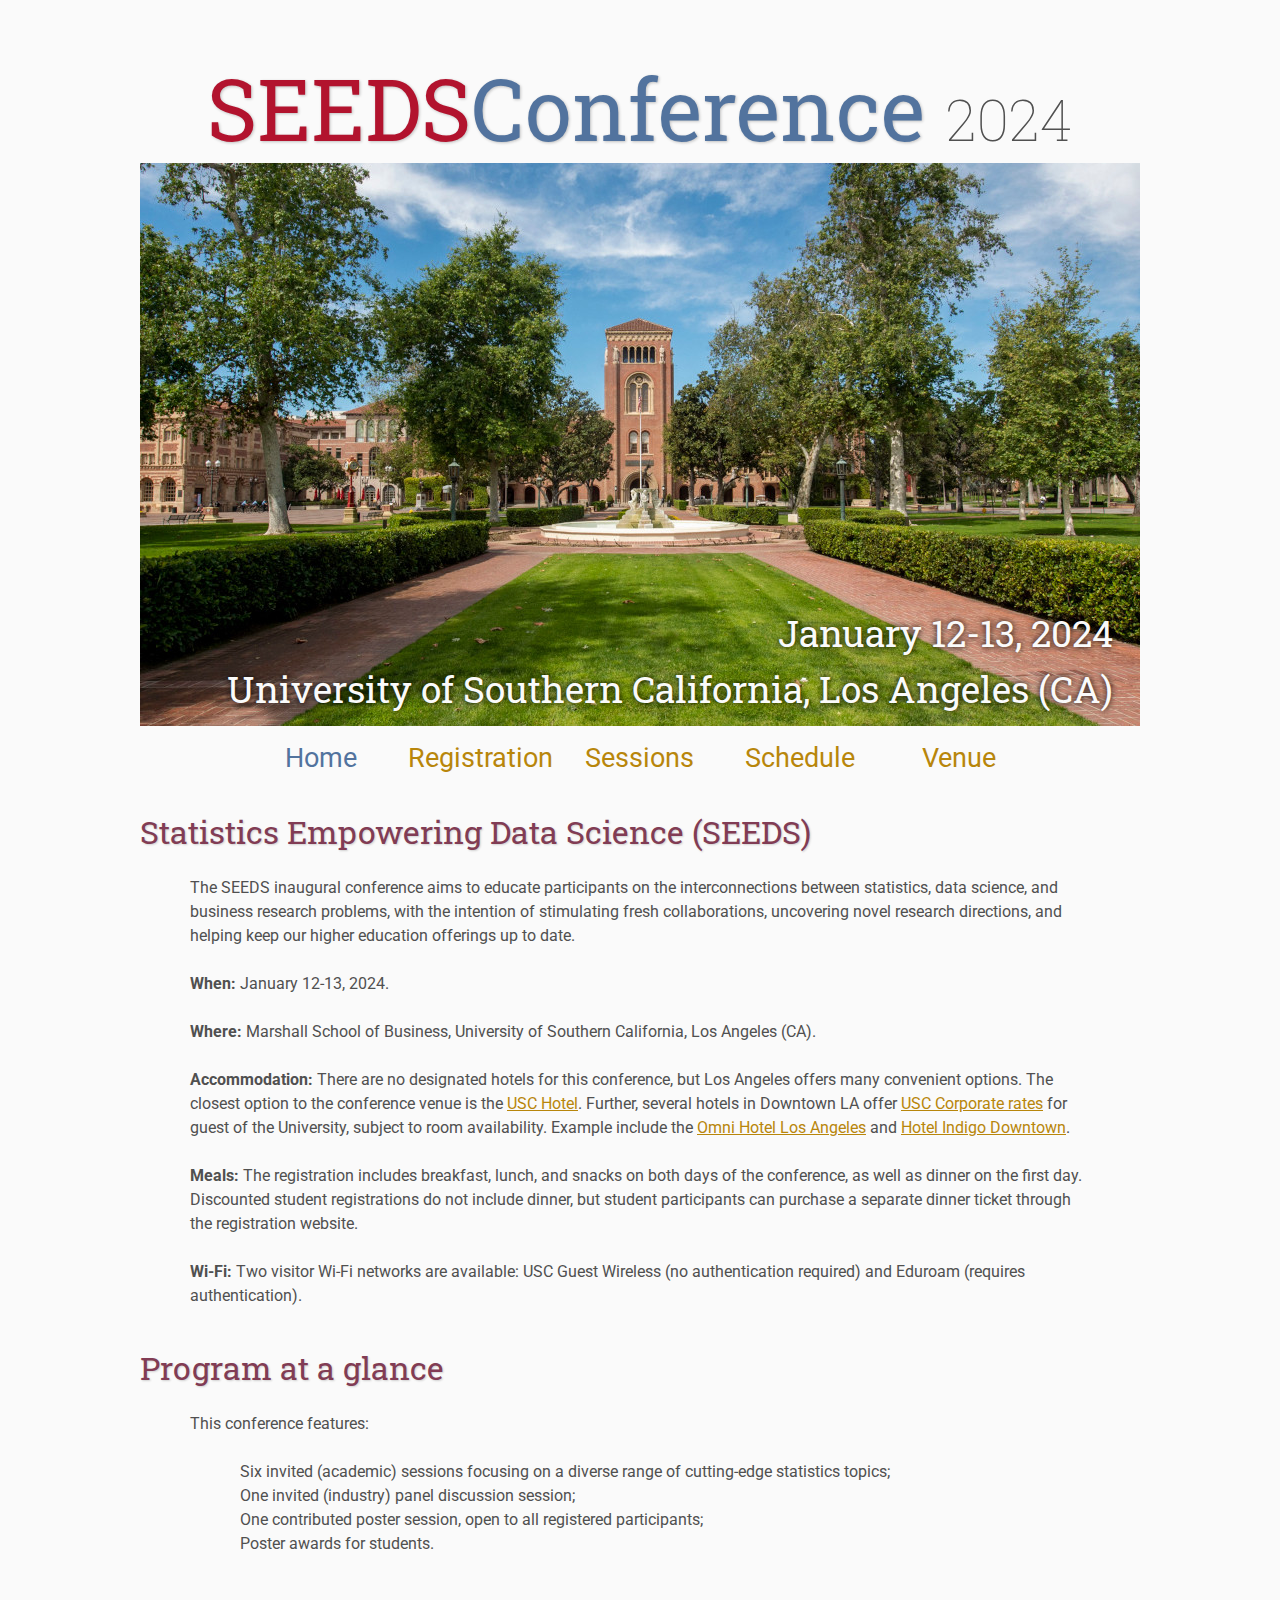
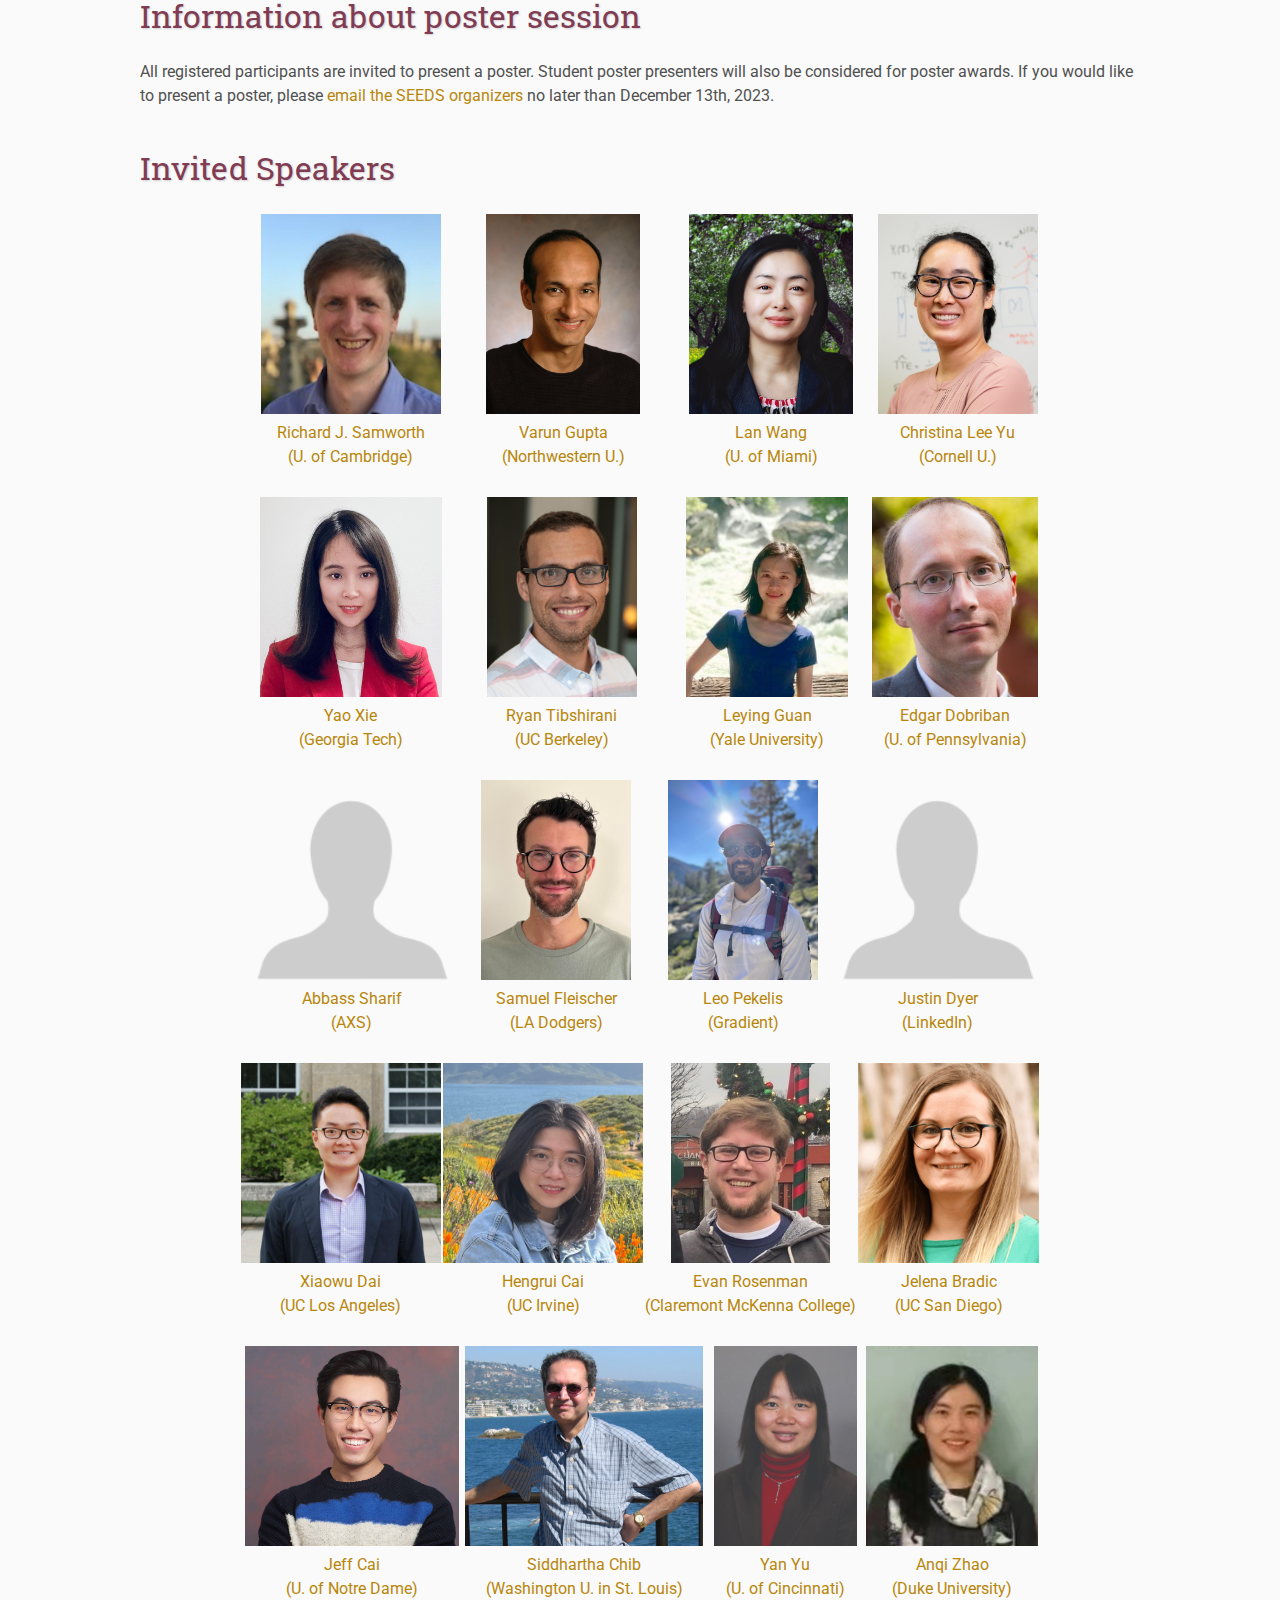
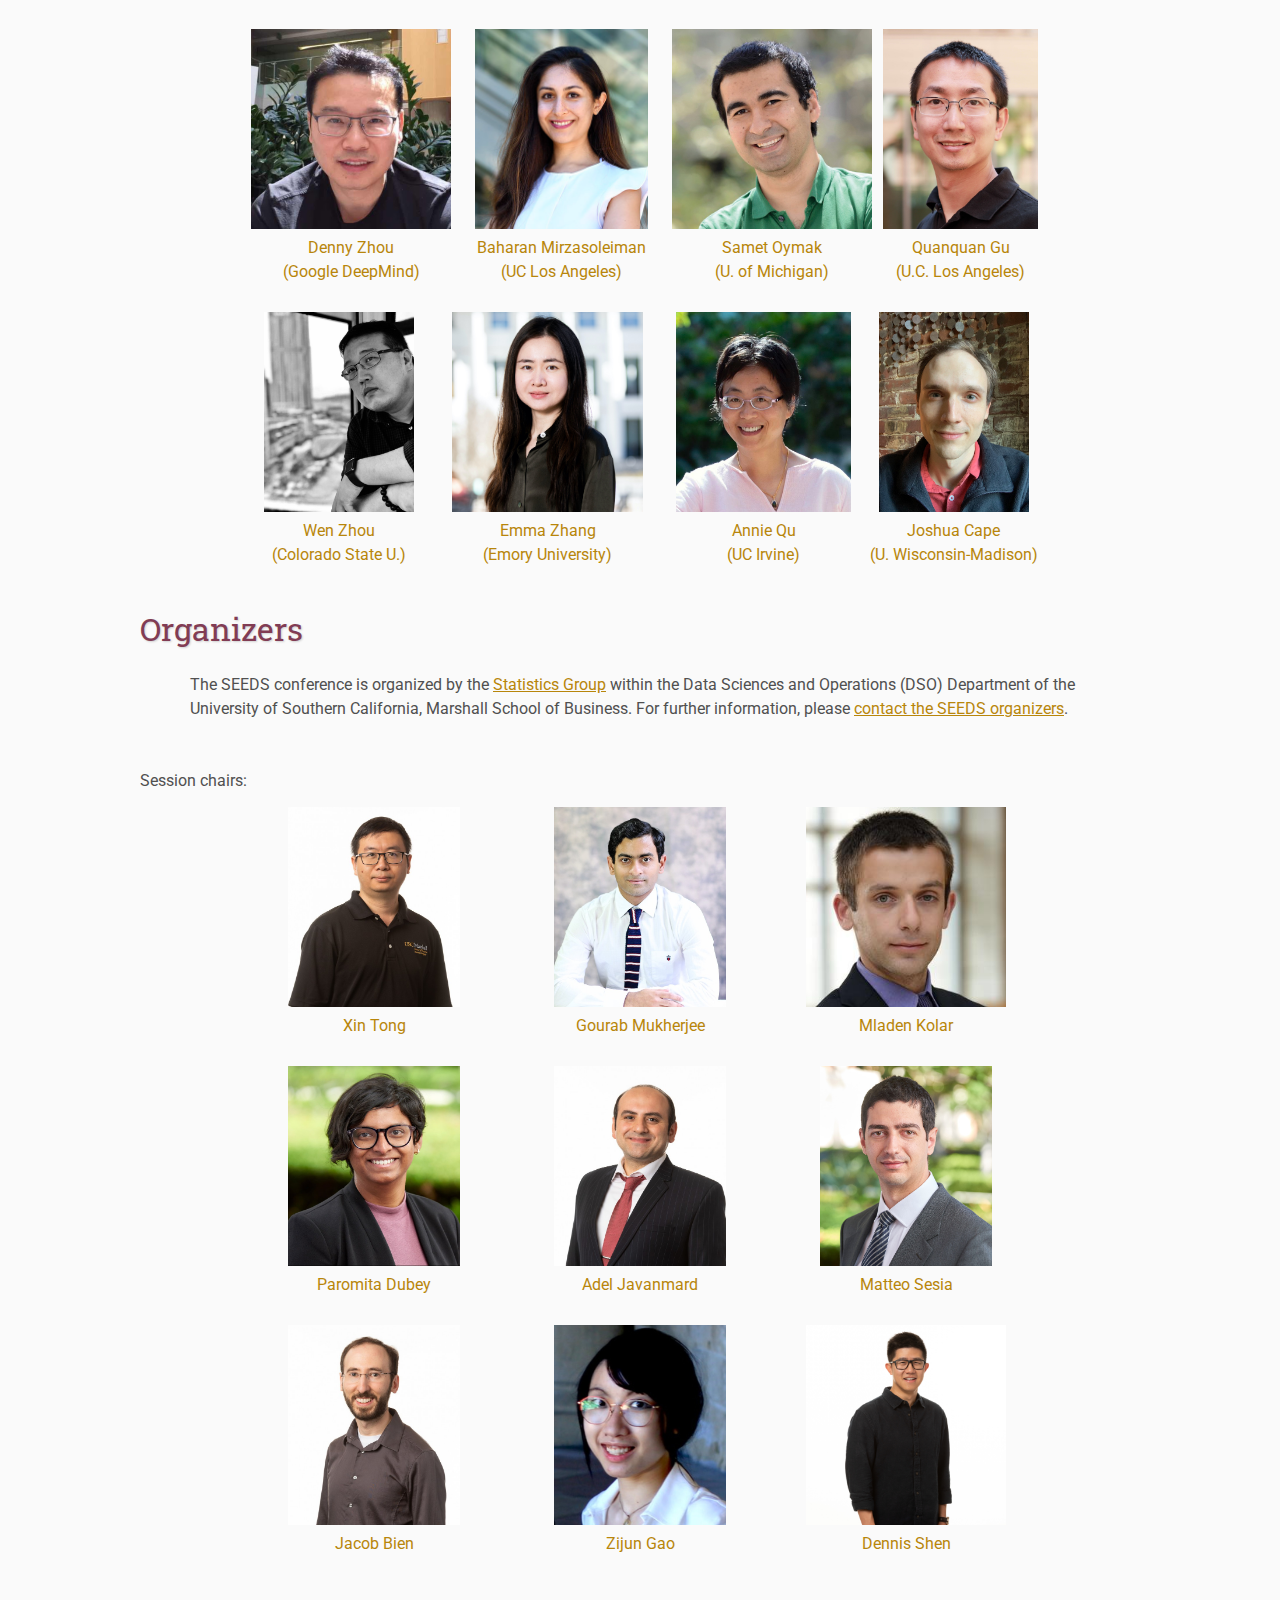
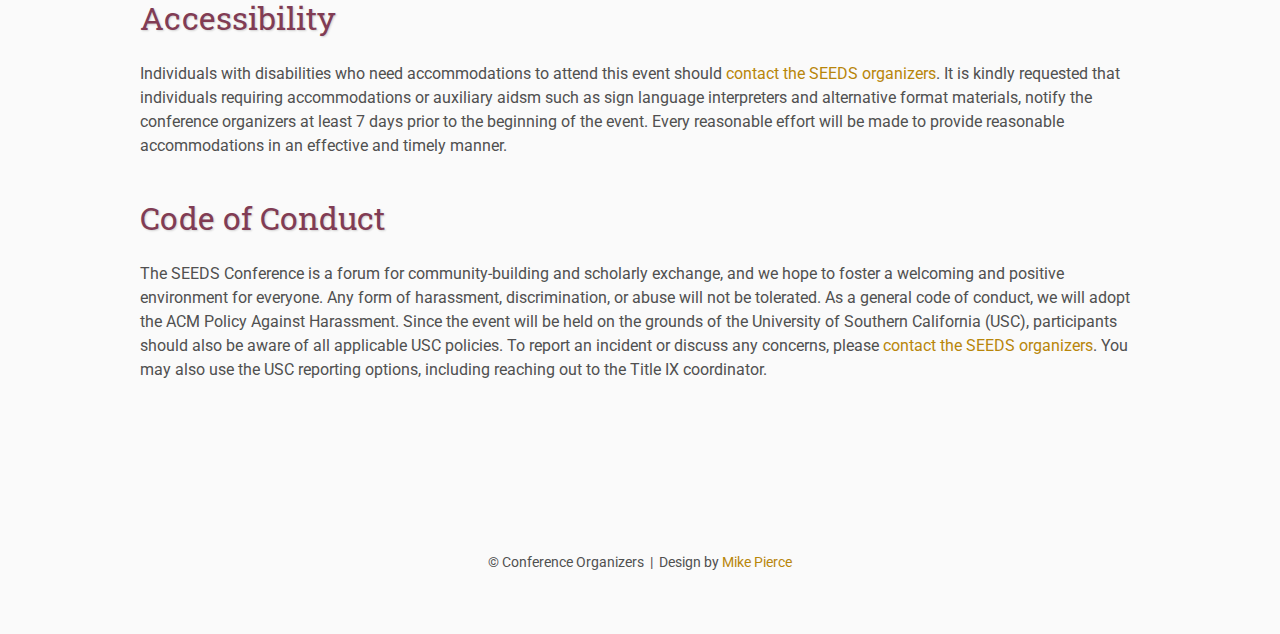
<file: index.html>
<!DOCTYPE html>
<html lang='en'>


<head>
    <base href=".">
    <link rel="shortcut icon" type="image/png" href="assets/favicon.png"/>
    <link rel="stylesheet" type="text/css" media="all" href="assets/main.css"/>
    <meta name="description" content="SEEDS Conference">
    <meta name="resource-type" content="document">
    <meta name="distribution" content="global">
    <meta name="KeyWords" content="Conference">
    <title>SEEDS Conference</title>

</head>

<body>

    <div class="banner">
        <img src="assets/banner.jpg" alt="SEEDS Conference Banner">
        <div class="top-left">
            <span class="title1">SEEDS</span><span class="title2">Conference</span> <span class="year">2024</span>
        </div>
        <div class="bottom-right">
            January 12-13, 2024 <br> University of Southern California, Los Angeles (CA)
        </div>
    </div>

    <table class="navigation">
        <tr>
            <td class="navigation">
                <a class="current" title="Conference Home Page" href=".">Home</a>
            </td>
            <td class="navigation">
                <a title="Register for the Conference" href="registration">Registration</a>
            </td>
            <td class="navigation">
                <a title="Sessions" href="sessions">Sessions</a>
            </td>
            <td class="navigation">
                <a title="Conference Schedule" href="schedule">Schedule</a> 
            </td>
            <td class="navigation">
                <a title="Conference venue" href="venue">Venue</a>
            </td>
        </tr>
    </table>

    <h2>Statistics Empowering Data Science (SEEDS)</h2>

    <p>
      The SEEDS inaugural conference aims to educate participants on the interconnections between statistics, data science, and business research problems, with the intention of stimulating fresh collaborations, uncovering novel research directions, and helping keep our higher education offerings up to date.

    </p>
    <p>
      <b>When:</b> January 12-13, 2024.
    </p>

    <p>
      <b>Where:</b> Marshall School of Business, University of Southern California, Los Angeles (CA).
    </p>

    <p>
      <b>Accommodation:</b> There are no designated hotels for this conference, but Los Angeles offers many convenient options.
      The closest option to the conference venue is the <a href="https://uschotel.usc.edu/">USC Hotel</a>.
      Further, several hotels in Downtown LA offer <a href="assets/hotels-usc.pdf">USC Corporate rates</a> for guest of the University, subject to room availability.
      Example include the <a href="assets/hotel-omni.pdf">Omni Hotel Los Angeles</a> and  <a href="assets/hotel-indigo.pdf">Hotel Indigo Downtown</a>.
    </p>

    <p>
      <b>Meals:</b> The registration includes breakfast, lunch, and snacks on both days of the conference, as well as dinner on the first day.
      Discounted student registrations do not include dinner, but student participants can purchase a separate dinner ticket through the registration website.
    </p>

    <p>
      <b>Wi-Fi:</b> Two visitor Wi-Fi networks are available: USC Guest Wireless (no authentication required) and Eduroam (requires authentication).
    </p>

    <h2>Program at a glance</h2>
    <p>
      This conference features:
      <ul>
        <li>Six invited (academic) sessions focusing on a diverse range of cutting-edge statistics topics;  </li>
        <li>One invited (industry) panel discussion session;  </li>
        <li>One contributed poster session, open to all registered participants; </li>
        <li>Poster awards for students.</li>
      </ul> 
    </p>

    <h2>Information about poster session</h2>

    All registered participants are invited to present a poster. Student poster presenters will also be considered for poster awards.
    If you would like to present a poster, please <a href="mailto:seeds.conference@marshall.usc.edu">email the SEEDS organizers</a> no later than December 13th, 2023.


    <h2>Invited Speakers</h2>
    <p>

    </p>

    <table class="sponsors">
        <tr>
            <td class="sponsor">
                <a href="https://www.statslab.cam.ac.uk/~rjs57/">
                    <img src="assets/rjs_new_small.jpg" alt="Speaker name" style="height: 150pt; width: auto">
                    <figcaption>Richard J. Samworth<br>(U. of Cambridge)</figcaption>
                </a>
            </td>            
            <td class="sponsor">
                <a href="https://www.varungupta.info/">
                    <img src="assets/vgupta.jpg" alt="Rui Song" style="height: 150pt; width: auto">
                    <figcaption>Varun Gupta<br>(Northwestern U.)</figcaption>
                </a>
            </td>            
            <td class="sponsor">
                <a href="https://sites.google.com/view/lanwang/home">
                    <img src="assets/Lan_Wang_Photo6.png" alt="Lan Wang" style="height: 150pt; width: auto">
                    <figcaption>Lan Wang<br>(U. of Miami)</figcaption>
                </a>
            </td>            
            <td class="sponsor">
                <a href="https://cleeyu.orie.cornell.edu/">
                    <img src="assets/cly.jpg" alt="Christina Lee Yu" style="height: 150pt; width: auto">
                    <figcaption>Christina Lee Yu<br>(Cornell U.)</figcaption>
                </a>
            </td>   
        </tr>
    </table>


    <table class="sponsors">
        <tr>
            <td class="sponsor">
                <a href="https://www2.isye.gatech.edu/~yxie77/index.html">
                    <img src="assets/yao-xie.jpg" alt="Yao Xie" style="height: 150pt; width: auto">
                    <figcaption>Yao Xie<br>(Georgia Tech)</figcaption>
                </a>
            </td>
            <td class="sponsor">
                <a href="https://www.stat.berkeley.edu/~ryantibs/">
                    <img src="assets/ryan-tibshirani.jpg" alt="Ryan Tibshirani" style="height: 150pt; width: auto">
                    <figcaption>Ryan Tibshirani<br>(UC Berkeley)</figcaption>
                </a>
            </td>
            <td class="sponsor">
                <a href="https://campuspress.yale.edu/lguan/">
                    <img src="assets/leying-guan.jpg" alt="Leying Guan" style="height: 150pt; width: auto">
                    <figcaption>Leying Guan<br>(Yale University)</figcaption>
                </a>
            </td>
            <td class="sponsor">
                <a href="https://statistics.wharton.upenn.edu/profile/dobriban/">
                    <img src="assets/edgar-dobriban.jpg" alt="Edgar Dobriban" style="height: 150pt; width: auto">
                    <figcaption>Edgar Dobriban<br>(U. of Pennsylvania)</figcaption>
                </a>
            </td>
        </tr>
    </table>

    <table class="sponsors">
        <tr>
            <td class="sponsor">
                <a href="">
                    <img src="assets/person.png" alt="Abbass Sharif" style="height: 150pt; width: auto">
                    <figcaption>Abbass Sharif<br>(AXS)</figcaption>
                </a>
            </td>
            <td class="sponsor">
                <a href="">
                    <img src="assets/samuel-fleischer.jpg" alt="Samuel Fleischer" style="height: 150pt; width: auto">
                    <figcaption>Samuel Fleischer<br>(LA Dodgers)</figcaption>
                </a>
            </td>
            <td class="sponsor">
                <a href="">
                    <img src="assets/leo-pekelis.jpg" alt="Leo Pekelis" style="height: 150pt; width: auto">
                    <figcaption>Leo Pekelis<br>(Gradient)</figcaption>
                </a>
            </td>
            <td class="sponsor">
                <a href="">
                    <img src="assets/person.png" alt="Justin Dyer" style="height: 150pt; width: auto">
                    <figcaption>Justin Dyer<br>(LinkedIn)</figcaption>
                </a>
            </td>
        </tr>
    </table>


    <table class="sponsors">
        <tr>
            <td class="sponsor">
                <a href="https://www.xiaowudai.org/">
                    <img src="assets/xiaowu-dai.jpg" alt="Xiaowu Dai" style="height: 150pt; width: auto">
                    <figcaption>Xiaowu Dai<br>(UC Los Angeles)</figcaption>
                </a>
            </td>
            <td class="sponsor">
                <a href="https://hengruicai.github.io/">
                    <img src="assets/hengrui-cai.png" alt="Hengrui Cai" style="height: 150pt; width: auto">
                    <figcaption>Hengrui Cai<br>(UC Irvine)</figcaption>
                </a>
            </td>
            <td class="sponsor">
                <a href="https://www.evanrosenman.com/index.php">
                    <img src="assets/evan-rosenman.jpg" alt="Evan Rosenman" style="height: 150pt; width: auto">
                    <figcaption>Evan Rosenman<br>(Claremont McKenna College)</figcaption>
                </a>
            </td>
            <td class="sponsor">
                <a href="https://www.jelenabradic.net/"> 
                     <img src="assets/jelena-bradic.jpeg" alt="Jelena Bradic" style="height: 150pt; width: auto"> 
                     <figcaption>Jelena Bradic<br>(UC San Diego)</figcaption> 
                </a> 
            </td>
        </tr>
    </table>


    <table class="sponsors">
        <tr>
            <td class="sponsor">
                <a href="https://mendoza.nd.edu/mendoza-directory/profile/jeff-cai/">
                    <img src="assets/jeff.jpg" alt="Jeff Cai" style="height: 150pt; width: auto">
                    <figcaption>Jeff Cai<br>(U. of Notre Dame)</figcaption>
                </a>
            </td>
            <td class="sponsor">
                <a href="http://apps.olin.wustl.edu/faculty/chib/">
                    <img src="assets/sid.jpg" alt="Siddhartha Chib" style="height: 150pt; width: auto">
                    <figcaption>Siddhartha Chib<br>(Washington U. in St. Louis)</figcaption>
                </a>
            </td>
            <td class="sponsor">
                <a href="https://business.uc.edu/faculty-and-research/departments/obais/faculty/yan-yu.html">
                    <img src="assets/yan.jpeg" alt="Yan Yu" style="height: 150pt; width: auto">
                    <figcaption>Yan Yu<br>(U. of Cincinnati)</figcaption>
                </a>
            </td>
            <td class="sponsor">
                <a href="https://sites.google.com/view/anqizhao/home">
                    <img src="assets/anqi.png" alt="Anqi Zhao" style="height: 150pt; width: auto">
                    <figcaption>Anqi Zhao<br>(Duke University)</figcaption>
                </a>
            </td>
        </tr>
    </table>

    <table class="sponsors">
        <tr>
            <td class="sponsor">
                <a href="https://dennyzhou.github.io/">
                    <img src="assets/denny-zhou.jpeg" alt="Denny Zhou" style="height: 150pt; width: auto">
                    <figcaption>Denny Zhou<br>(Google DeepMind)</figcaption>
                </a>
            </td>
            <td class="sponsor">
                <a href="https://baharanm.github.io/">
                    <img src="assets/baharan-mirzasoleiman.jpg" alt="Baharan Mirzasoleiman" style="height: 150pt; width: auto">
                    <figcaption>Baharan Mirzasoleiman<br>(UC Los Angeles)</figcaption>
                </a>
            </td>
            <td class="sponsor">
                <a href="https://sota.engin.umich.edu/">
                    <img src="assets/samet-oymak.jpg" alt="Samet Oymak" style="height: 150pt; width: auto">
                    <figcaption>Samet Oymak<br>(U. of Michigan)</figcaption>
                </a>
            </td>
            <td class="sponsor">
                <a href="https://web.cs.ucla.edu/~qgu/">
                    <img src="assets/quanquan-gu.png" alt="Quanquan Gu" style="height: 150pt; width: auto">
                    <figcaption>Quanquan Gu<br>(U.C. Los Angeles)</figcaption>
                </a>
            </td>
        </tr>
    </table>


    <table class="sponsors">
        <tr>
            <td class="sponsor">
                <a href="https://www.stat.colostate.edu/~riczw/index.html">
                    <img src="assets/wen-zhou.jpg" alt="Wen Zhou" style="height: 150pt; width: auto">
                    <figcaption>Wen Zhou<br>(Colorado State U.)</figcaption>
                </a>
            </td>
            <td class="sponsor">
                <a href="https://goizueta.emory.edu/faculty/profiles/emma-zhang">
                    <img src="assets/emma-zhang.jpg" alt="Emma Zhang" style="height: 150pt; width: auto">
                    <figcaption>Emma Zhang<br>(Emory University)</figcaption>
                </a>
            </td>
            <td class="sponsor">
                <a href="https://www.stat.uci.edu/faculty/annie-qu/">
                    <img src="assets/annie-qu.jpg" alt="Annie Qu" style="height: 150pt; width: auto">
                    <figcaption>Annie Qu<br>(UC Irvine)</figcaption>
                </a>
            </td>
            <td class="sponsor">
                <a href="https://jcape1.github.io/">
                    <img src="assets/joshua-cape.jpg" alt="Joshua Cape" style="height: 150pt; width: auto">
                    <figcaption>Joshua Cape<br>(U. Wisconsin-Madison)</figcaption>
                </a>
            </td>
        </tr>
    </table>


    <!-- <table class="sponsors"> -->
    <!--     <tr> -->
    <!--         <td class="sponsor"> -->
    <!--             <a href="speaker url"> -->
    <!--                 <img src="assets/person.png" alt="Speaker name" style="height: 150pt; width: auto"> -->
    <!--                 <figcaption>TBD<br>(TBD)</figcaption> -->
    <!--             </a> -->
    <!--         </td> -->
    <!--         <td class="sponsor"> -->
    <!--             <a href="speaker url"> -->
    <!--                 <img src="assets/person.png" alt="Speaker name" style="height: 150pt; width: auto"> -->
    <!--                 <figcaption>TBD<br>(TBD)</figcaption> -->
    <!--             </a> -->
    <!--         </td> -->
    <!--         <td class="sponsor"> -->
    <!--             <a href="speaker url"> -->
    <!--                 <img src="assets/person.png" alt="Speaker name" style="height: 150pt; width: auto"> -->
    <!--                 <figcaption>TBD<br>(TBD)</figcaption> -->
    <!--             </a> -->
    <!--         </td> -->
    <!--         <td class="sponsor"> -->
    <!--             <a href="speaker url"> -->
    <!--                 <img src="assets/person.png" alt="Speaker name" style="height: 150pt; width: auto"> -->
    <!--                 <figcaption>TBD<br>(TBD)</figcaption> -->
    <!--             </a> -->
    <!--         </td> -->
    <!--     </tr> -->
    <!-- </table> -->



    <h2>Organizers</h2>
    <p>
      The SEEDS conference is organized by the <a href="https://usc-dso-stat-group.github.io/">Statistics Group</a> within the Data Sciences and Operations (DSO) Department of the University of Southern California, Marshall School of Business.
      For further information, please <a href="mailto:seeds.conference@marshall.usc.edu">contact the SEEDS organizers</a>.

      <br>
      <br>
    </p>
    

    Session chairs:
    <table class="sponsors">
        <tr>
            <td class="sponsor">
                <a href="https://sites.google.com/site/xintonghomepage/">
                    <img src="assets/xin-tong.jpg" alt="Xing Tong" style="height: 150pt; width: auto">
                    <figcaption>Xin Tong</figcaption>
                </a>
            </td>
            <td class="sponsor">
                <a href="https://gmukherjee.github.io/">
                    <img src="assets/gourab-mukherjee.jpg" alt="Gourab Mukherjee" style="height: 150pt; width: auto">
                    <figcaption>Gourab Mukherjee</figcaption>
                </a>
            </td>
            <td class="sponsor">
                <a href="https://mkolar.coffeejunkies.org/">
                    <img src="assets/mladen-kolar.jpg" alt="Mladen Kolar" style="height: 150pt; width: auto">
                    <figcaption>Mladen Kolar</figcaption>
                </a>
            </td>
        </tr>
    </table>
    <table class="sponsors">
        <tr>
            <td class="sponsor">
                <a href="https://www.paromitadubey.com/">
                    <img src="assets/paromita-dubey.jpg" alt="Paromita Dubey" style="height: 150pt; width: auto">
                    <figcaption>Paromita Dubey</figcaption>
                </a>
            </td>
            <td class="sponsor">
                <a href="http://faculty.marshall.usc.edu/Adel-Javanmard/">
                    <img src="assets/adel-javanmard.jpg" alt="Adel Javanmard" style="height: 150pt; width: auto">
                    <figcaption>Adel Javanmard</figcaption>
                </a>
            </td>
            <td class="sponsor">
                <a href="https://msesia.github.io/">
                    <img src="assets/matteo-sesia.jpg" alt="Matteo Sesia" style="height: 150pt; width: auto">
                    <figcaption>Matteo Sesia</figcaption>
                </a>
            </td>
        </tr>
    </table>
    <table class="sponsors">
        <tr>
            <td class="sponsor">
                <a href="http://faculty.marshall.usc.edu/jacob-bien/">
                    <img src="assets/jacob-bien.jpg" alt="Jacob Bien" style="height: 150pt; width: auto">
                    <figcaption>Jacob Bien</figcaption>
                </a>
            </td>
            <td class="sponsor">
                <a href="https://zijungao.github.io/">
                    <img src="assets/zijun-gao.jpg" alt="Zijun Gao" style="height: 150pt; width: auto">
                    <figcaption>Zijun Gao</figcaption>
                </a>
            </td>
            <td class="sponsor">
                <a href="https://deshen24.github.io/">
                    <img src="assets/dennis-shen.jpg" alt="Dennis Shen" style="height: 150pt; width: auto">
                    <figcaption>Dennis Shen</figcaption>
                </a>
            </td>
        </tr>
    </table>



    <h2>Accessibility</h2>
    
    Individuals with disabilities who need accommodations to attend this event should <a href="mailto:seeds.conference@marshall.usc.edu">contact the SEEDS organizers</a>. 
    It is kindly requested that individuals requiring accommodations or auxiliary aidsm such as sign language interpreters and alternative format materials, notify the conference organizers at least 7 days prior to the beginning of the event. Every reasonable effort will be made to provide reasonable accommodations in an effective and timely manner.



    <h2>Code of Conduct</h2>
     The SEEDS Conference is a forum for community-building and scholarly exchange, and we hope to foster a welcoming and positive environment for everyone.    
    Any form of harassment, discrimination, or abuse will not be tolerated. As a general code of conduct, we will adopt the ACM Policy Against Harassment. Since the event will be held on the grounds of the University of Southern California (USC), participants should also be aware of all applicable USC policies.

To report an incident or discuss any concerns, please <a href="mailto:seeds.conference@marshall.usc.edu">contact the SEEDS organizers</a>. 
You may also use the USC reporting options, including reaching out to the Title IX coordinator. 

    <p>

    <footer>
        &copy; Conference Organizers
        &nbsp;|&nbsp; Design by <a href="https://github.com/mikepierce">Mike Pierce</a>
    </footer>

</body>
</html>
</file>
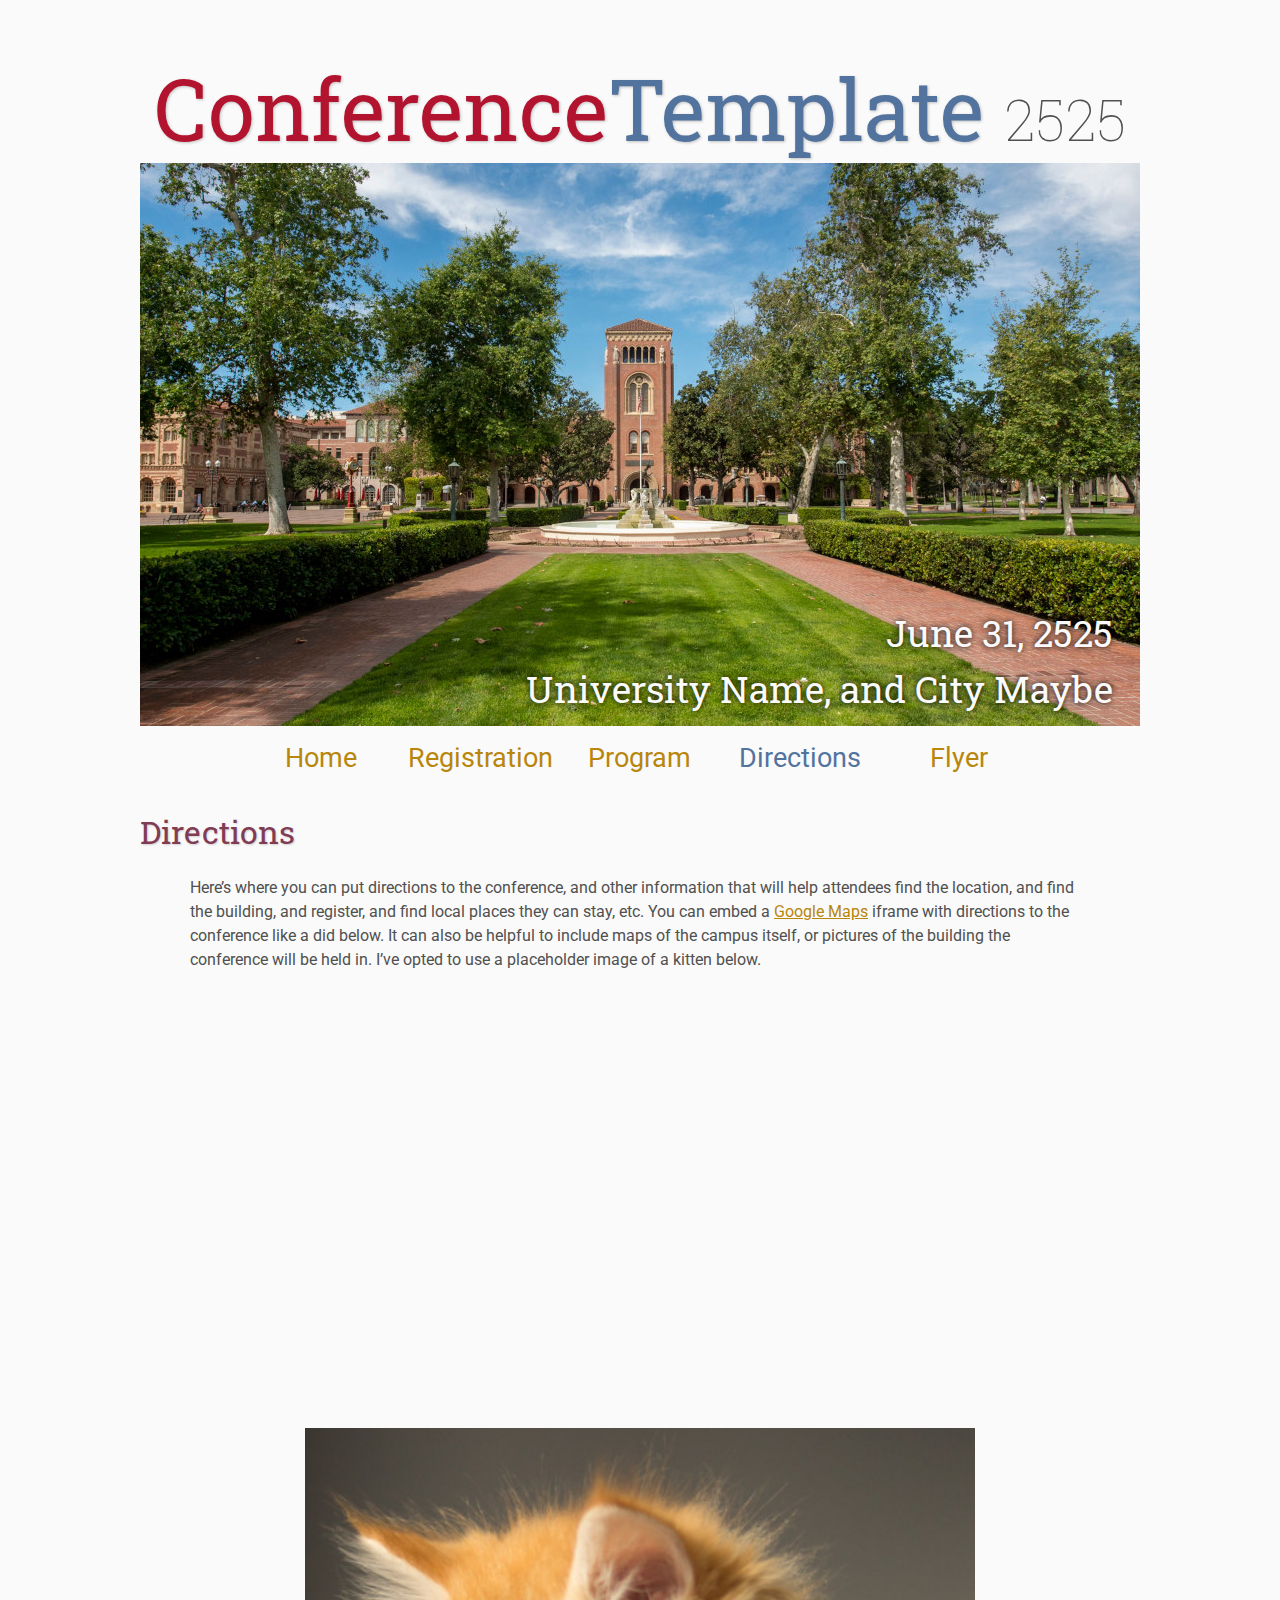
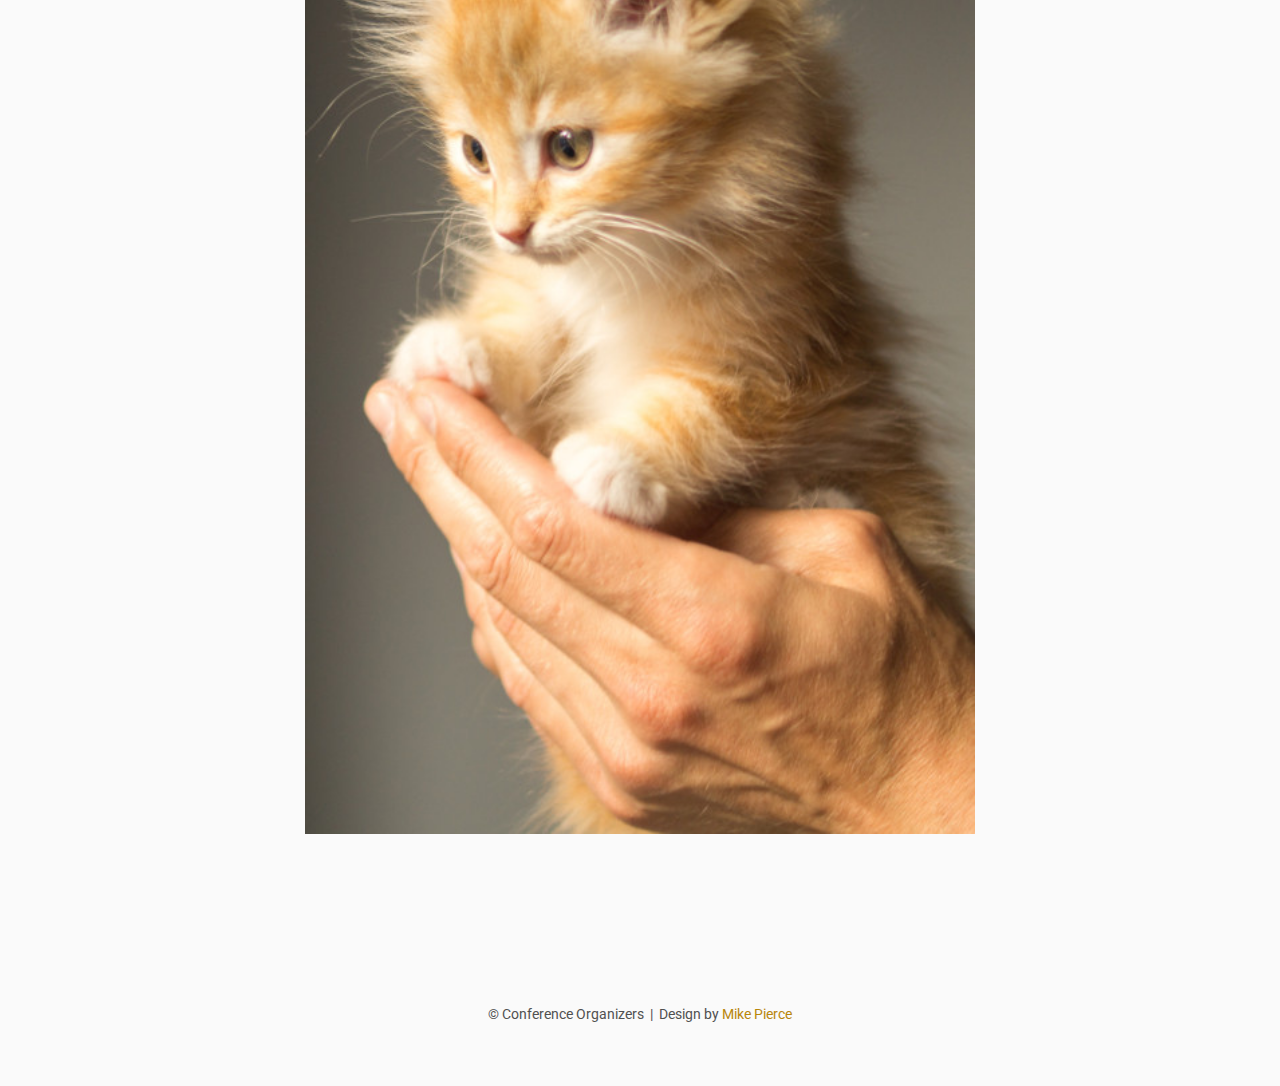
<file: directions/index.html>
<!DOCTYPE html>
<html lang='en'>

<head>
    <base href="..">
    <link rel="shortcut icon" type="image/png" href="assets/favicon.png"/>
    <link rel="stylesheet" type="text/css" media="all" href="assets/main.css"/>
    <meta name="description" content="Conference Template">
    <meta name="resource-type" content="document">
    <meta name="distribution" content="global">
    <meta name="KeyWords" content="Conference">
    <title>Directions | Conference Template</title>
</head>

<body>

    <div class="banner">
        <img src="assets/banner.jpg" alt="Conference Template Banner">
        <div class="top-left">
            <span class="title1">Conference</span><span class="title2">Template</span> <span class="year">2525</span>
        </div>
        <div class="bottom-right">
            June 31, 2525 <br> University Name, and City Maybe
        </div>
    </div>

    <table class="navigation">
        <tr>
            <td class="navigation">
                <a title="Conference Home Page" href=".">Home</a>
            </td>
            <td class="navigation">
                <a title="Register for the Conference" href="registration">Registration</a>
            </td>
            <td class="navigation">
                <a title="Conference Program" href="program">Program</a> 
            </td>
            <td class="navigation">
                <a class="current" title="Directions to the Conference" href="directions">Directions</a>
            </td>
            <td class="navigation">
                <a title="Conference Flyer" href="flyer">Flyer</a>
            </td>
        </tr>
    </table>


    <h2>Directions</h2>
    <p>
        Here&rsquo;s where you can put directions to the conference,
        and other information that will help attendees find the location,
        and find the building, and register, and find local places they can stay, etc.
        You can embed a <a href="https://www.google.com/maps">Google Maps</a> iframe
        with directions to the conference like a did below.
        It can also be helpful to include maps of the campus itself,
        or pictures of the building the conference will be held in.
        I&rsquo;ve opted to use a placeholder image of a kitten below.
    </p>

    <iframe class="directions" src="https://www.google.com/maps/embed?pb=!1m18!1m12!1m3!1d134998.56138929052!2d-121.98776790326531!3d37.869213445646146!2m3!1f0!2f0!3f0!3m2!1i1024!2i768!4f13.1!3m3!1m2!1s0x808ff431db2f96d1%3A0x8b99d90a20aa67de!2sMt+Diablo!5e0!3m2!1sen!2sus!4v1561787340910!5m2!1sen!2sus"></iframe>

    <img class="center" src="assets/kitten4.jpg" alt="This is just a kitten right now" id="kitten">

    <footer>
        &copy; Conference Organizers
        &nbsp;|&nbsp; Design by <a href="https://github.com/mikepierce">Mike Pierce</a>
    </footer>

</body>
</html>
</file>
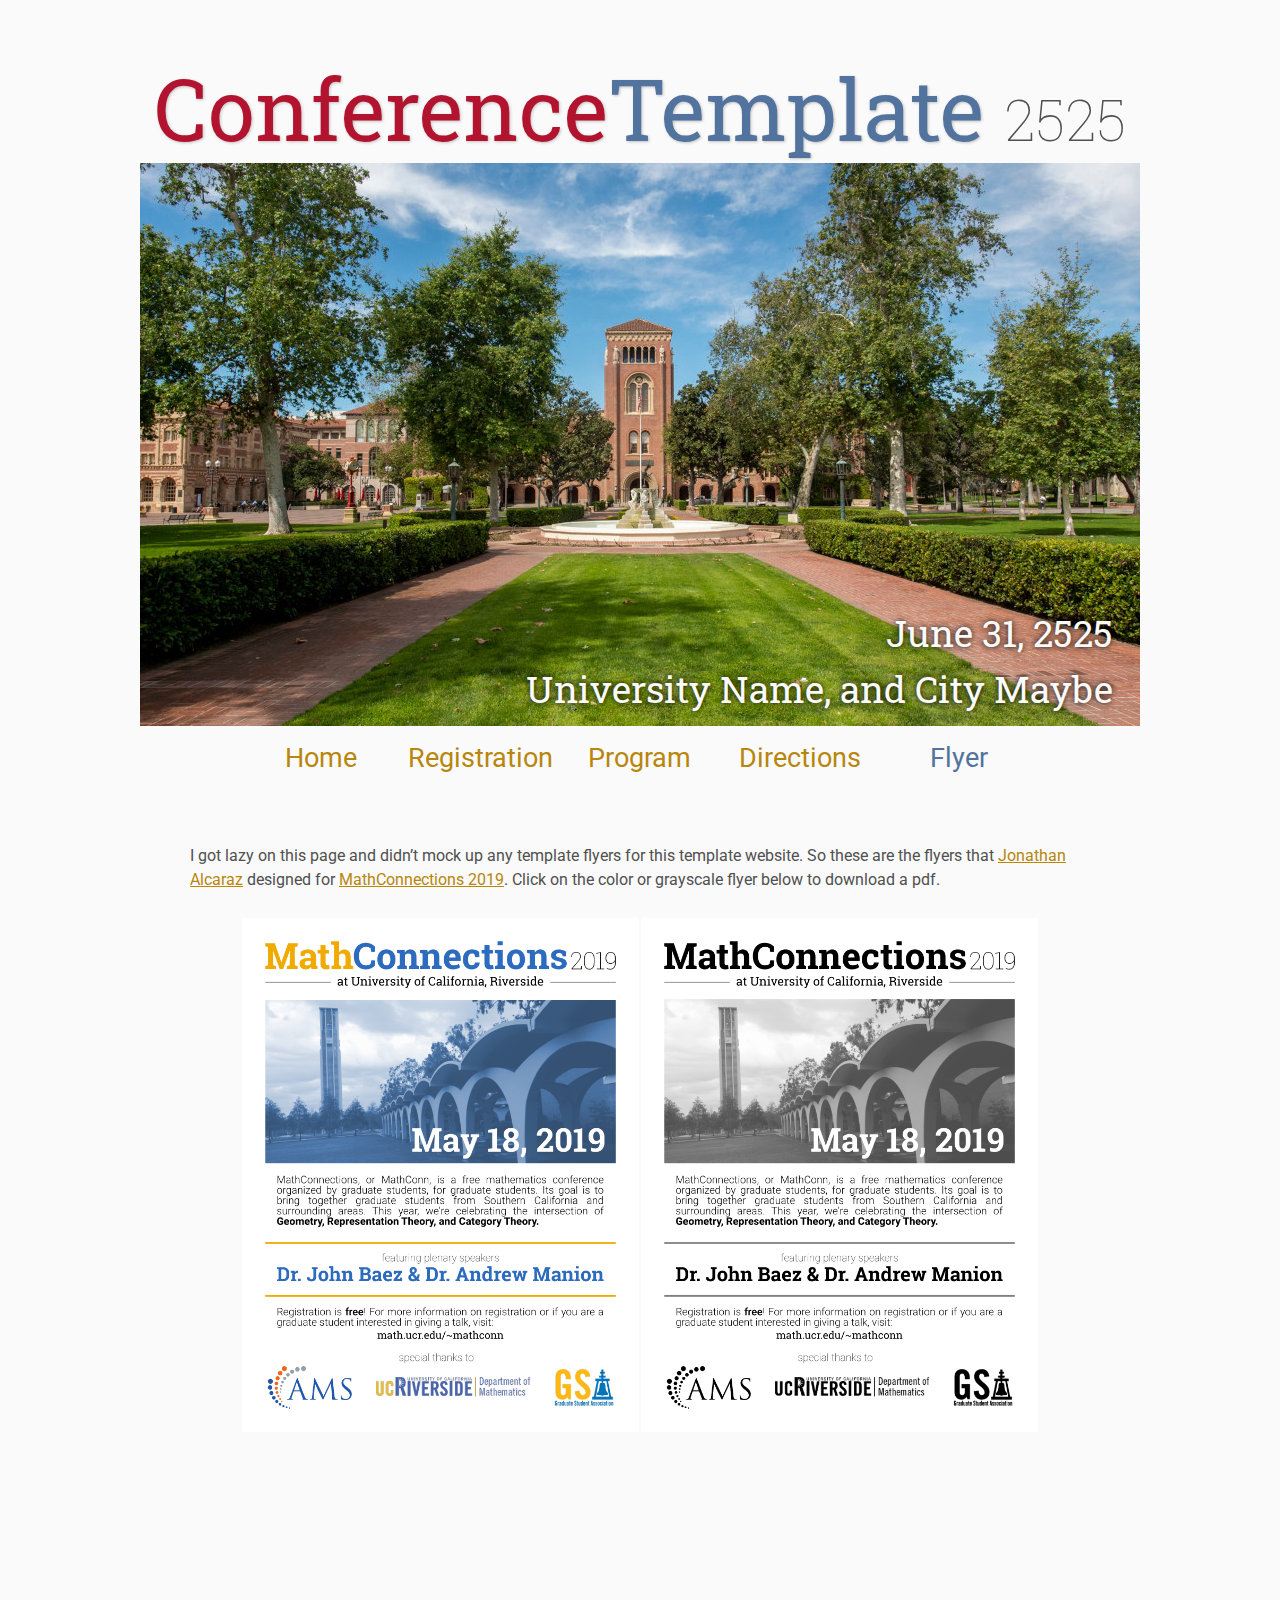
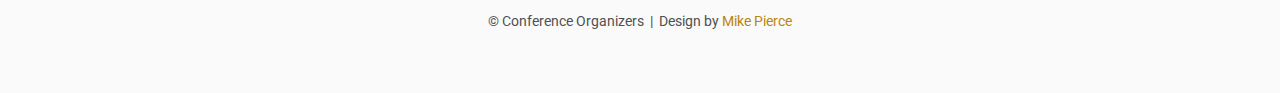
<file: flyer/index.html>
<!DOCTYPE html>
<html lang='en'>

<head>
    <base href="..">
    <link rel="shortcut icon" type="image/png" href="assets/favicon.png"/>
    <link rel="stylesheet" type="text/css" media="all" href="assets/main.css"/>
    <meta name="description" content="Conference Template">
    <meta name="resource-type" content="document">
    <meta name="distribution" content="global">
    <meta name="KeyWords" content="Conference">
    <title>Flyer | Conference Template</title>
</head>

<body>

    <div class="banner">
        <img src="assets/banner.jpg" alt="Conference Template Banner">
        <div class="top-left">
            <span class="title1">Conference</span><span class="title2">Template</span> <span class="year">2525</span>
        </div>
        <div class="bottom-right">
            June 31, 2525 <br> University Name, and City Maybe
        </div>
    </div>

    <table class="navigation">
        <tr>
            <td class="navigation">
                <a title="Conference Home Page" href=".">Home</a>
            </td>
            <td class="navigation">
                <a title="Register for the Conference" href="registration">Registration</a>
            </td>
            <td class="navigation">
                <a title="Conference Program" href="program">Program</a> 
            </td>
            <td class="navigation">
                <a title="Directions to the Conference" href="directions">Directions</a>
            </td>
            <td class="navigation">
                <a class="current" title="Conference Flyer" href="flyer">Flyer</a>
            </td>
        </tr>
    </table>

    <br>

    <p>
        I got lazy on this page and didn&rsquo;t mock up any template flyers for this template website.
        So these are the flyers that <a target="_blank" href="https://math.jonathanalcaraz.com/">Jonathan Alcaraz</a>
        designed for <a target="_blank" href="http://math.ucr.edu/~mathconn/">MathConnections 2019</a>.
        Click on the color or grayscale flyer below to download a pdf.
    </p>

    <table class="flyers">
        <tr>
            <td class="flyer">
                <a href="assets/MathConnections-Flyer.pdf">
                    <img src="assets/MathConnections-Flyer.png" alt="MathConnections Color Flyer" style="width:100%">
                </a>
            </td>
            <td class="flyer">
                <a href="assets/MathConnections-FlyerBW.pdf">
                    <img src="assets/MathConnections-FlyerBW.png" alt="MathConnections BW Flyer" style="width:100%">
                </a>
            </td>
        </tr>
    </table>

    <footer>
        &copy; Conference Organizers
        &nbsp;|&nbsp; Design by <a href="https://github.com/mikepierce">Mike Pierce</a>
    </footer>

</body>
</html>
</file>
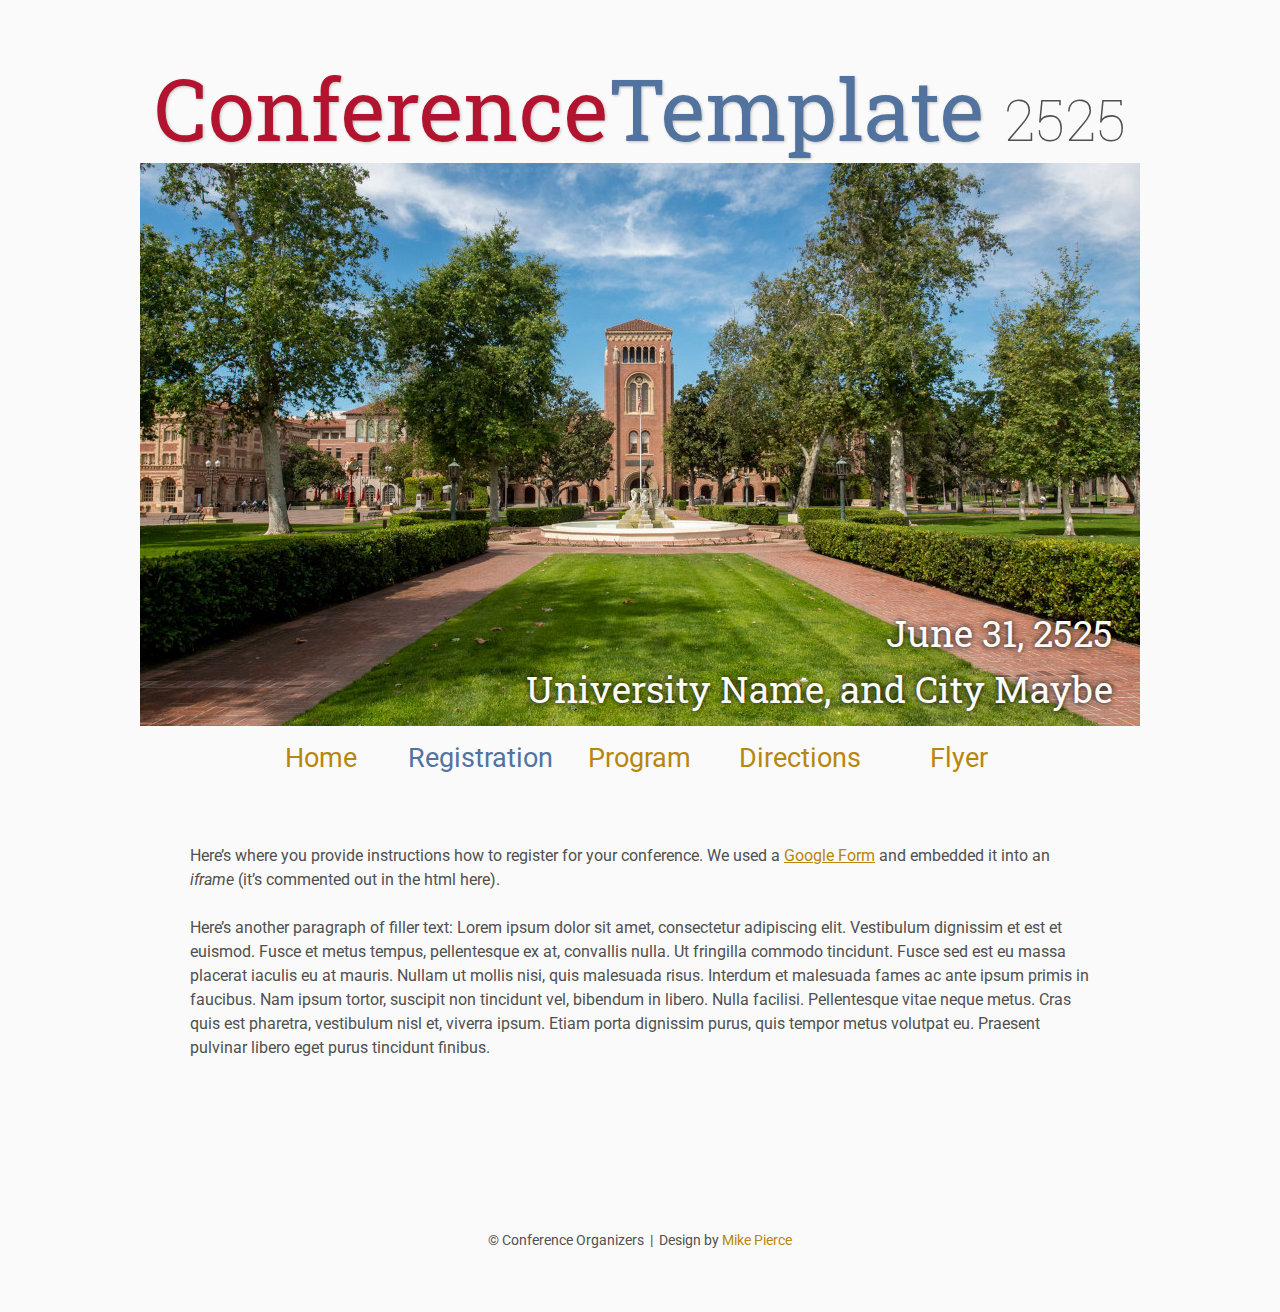
<file: registration/index.html>
<!DOCTYPE html>
<html lang='en'>

<head>
    <base href="..">
    <link rel="shortcut icon" type="image/png" href="assets/favicon.png"/>
    <link rel="stylesheet" type="text/css" media="all" href="assets/main.css"/>
    <meta name="description" content="Conference Template">
    <meta name="resource-type" content="document">
    <meta name="distribution" content="global">
    <meta name="KeyWords" content="Conference">
    <title>Registration | Conference Template</title>
</head>

<body>

    <div class="banner">
        <img src="assets/banner.jpg" alt="Conference Template Banner">
        <div class="top-left">
            <span class="title1">Conference</span><span class="title2">Template</span> <span class="year">2525</span>
        </div>
        <div class="bottom-right">
            June 31, 2525 <br> University Name, and City Maybe
        </div>
    </div>

    <table class="navigation">
        <tr>
            <td class="navigation">
                <a title="Conference Home Page" href=".">Home</a>
            </td>
            <td class="navigation">
                <a class="current" title="Register for the Conference" href="registration">Registration</a>
            </td>
            <td class="navigation">
                <a title="Conference Program" href="program">Program</a> 
            </td>
            <td class="navigation">
                <a title="Directions to the Conference" href="directions">Directions</a>
            </td>
            <td class="navigation">
                <a title="Conference Flyer" href="flyer">Flyer</a>
            </td>
        </tr>
    </table>

    <br>

    <p>
        Here&rsquo;s where you provide instructions how to register for your conference.
        We used a <a href="https://www.google.com/forms/about/">Google Form</a> 
        and embedded it into an <i>iframe</i> (it&rsquo;s commented out in the html here).
    </p>
    <!--
    <iframe class="registration" src="EMBED LINK FOR GOOGLE FORM HERE"></iframe>
    -->
    <p>
        Here&rsquo;s another paragraph of filler text:
        Lorem ipsum dolor sit amet, consectetur adipiscing elit. Vestibulum dignissim et est et euismod. Fusce et metus tempus, pellentesque ex at, convallis nulla. Ut fringilla commodo tincidunt. Fusce sed est eu massa placerat iaculis eu at mauris. Nullam ut mollis nisi, quis malesuada risus. Interdum et malesuada fames ac ante ipsum primis in faucibus. Nam ipsum tortor, suscipit non tincidunt vel, bibendum in libero. Nulla facilisi. Pellentesque vitae neque metus. Cras quis est pharetra, vestibulum nisl et, viverra ipsum. Etiam porta dignissim purus, quis tempor metus volutpat eu. Praesent pulvinar libero eget purus tincidunt finibus.
    </p>

    <footer>
        &copy; Conference Organizers
        &nbsp;|&nbsp; Design by <a href="https://github.com/mikepierce">Mike Pierce</a>
    </footer>

</body>
</html>
</file>
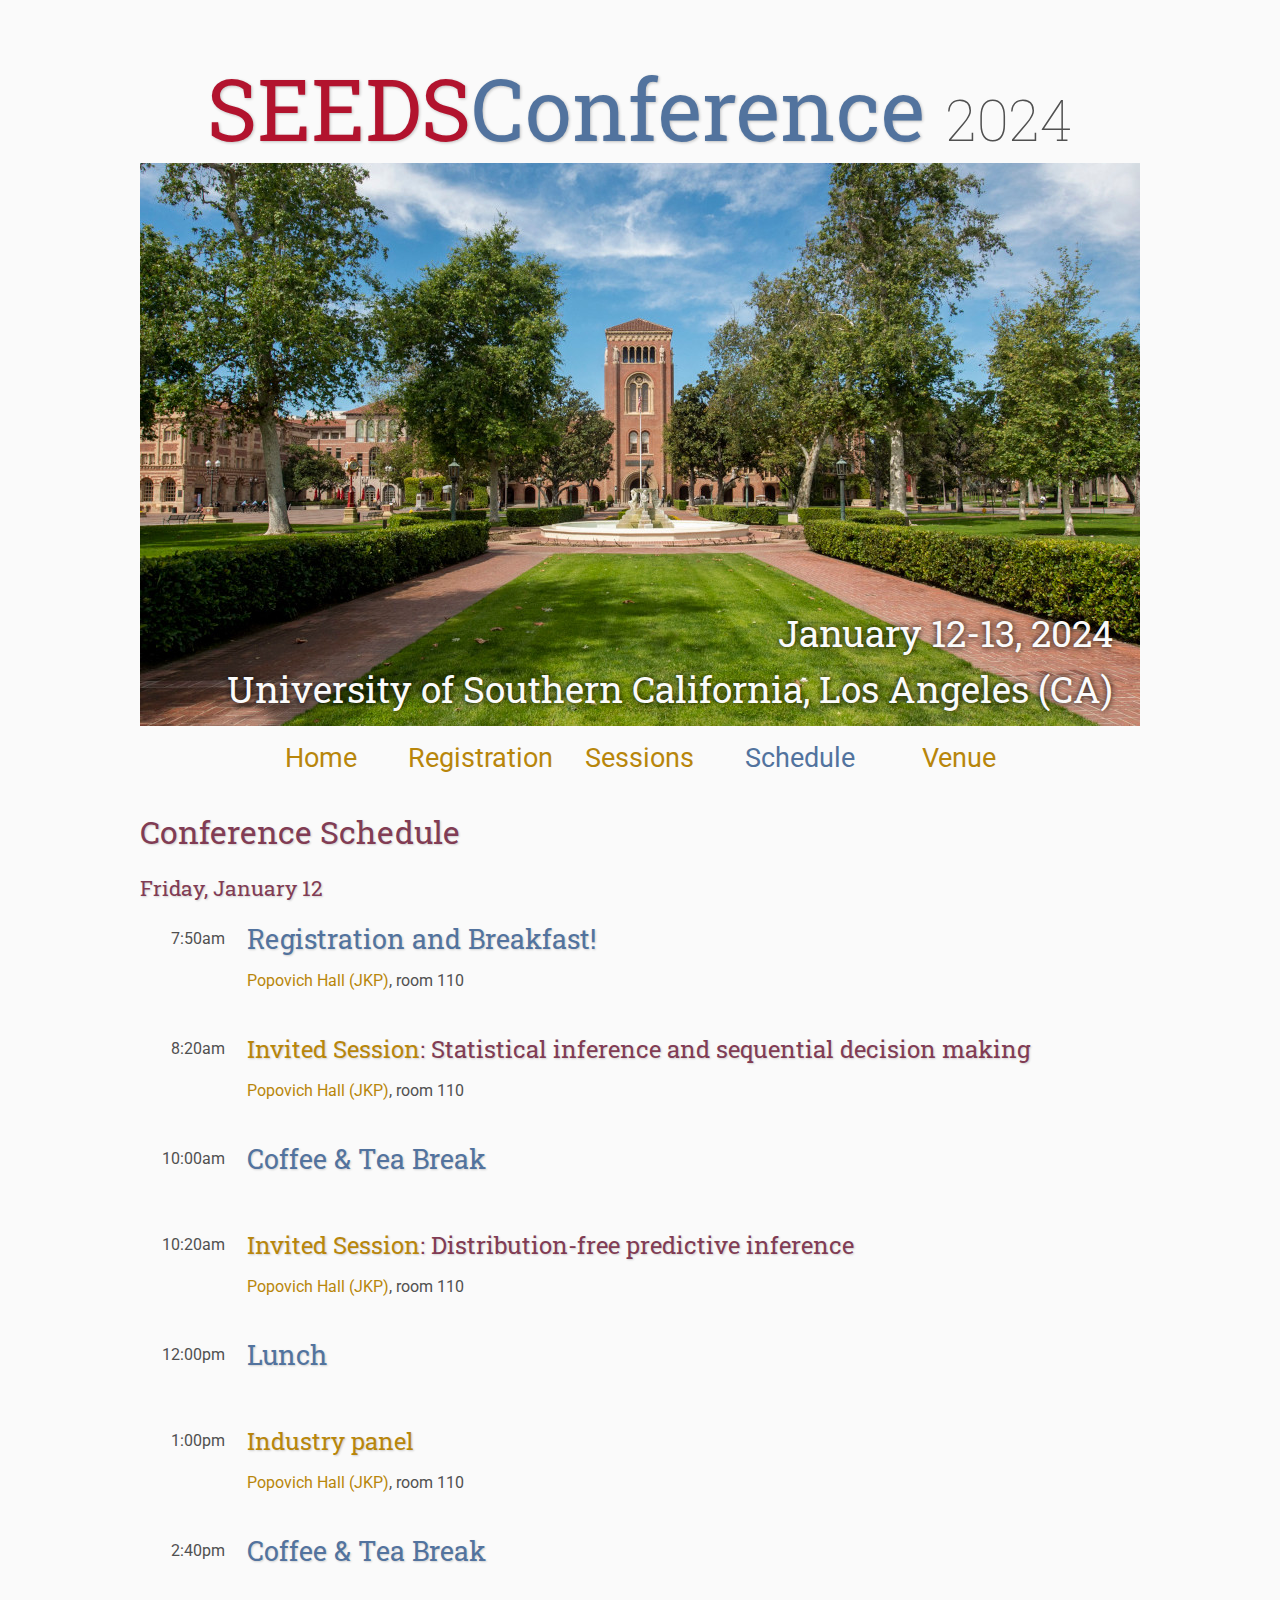
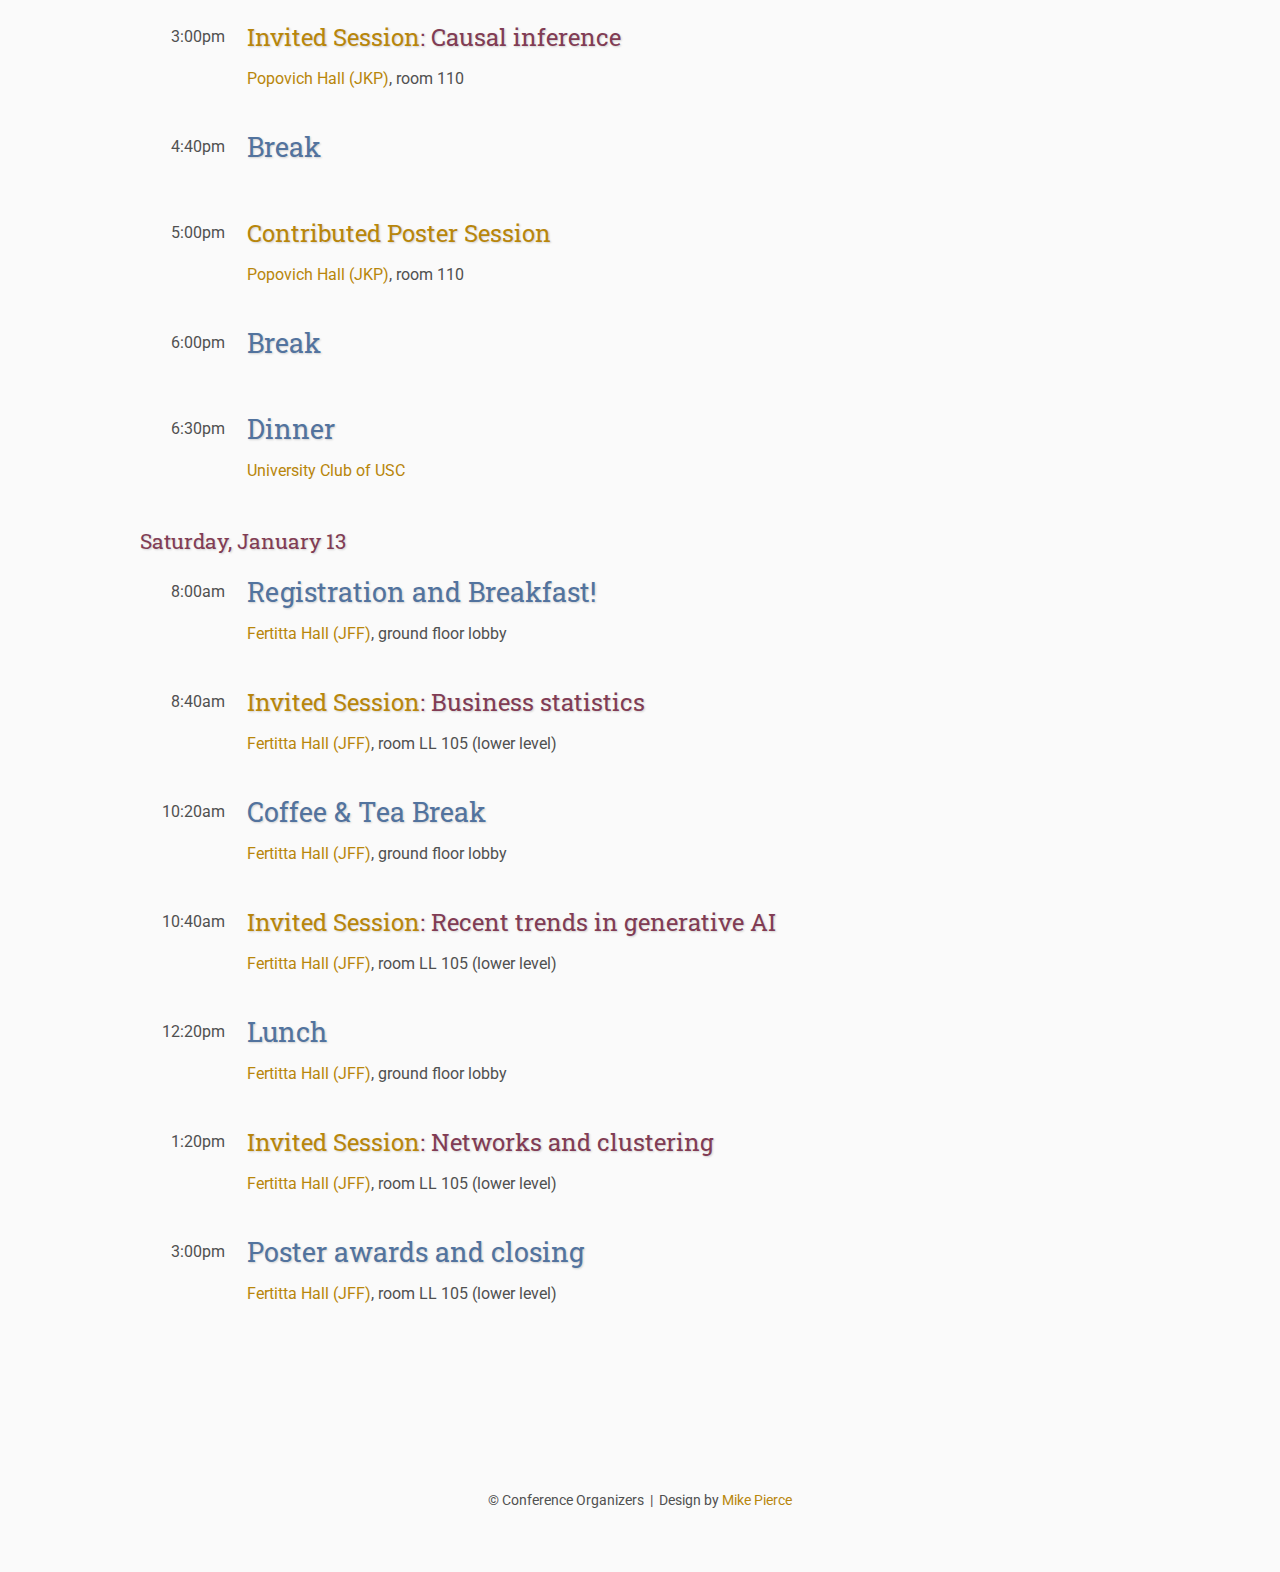
<file: schedule/index.html>
<!DOCTYPE html>
<html lang='en'>

<head>
    <base href="..">
    <link rel="shortcut icon" type="image/png" href="assets/favicon.png"/>
    <link rel="stylesheet" type="text/css" media="all" href="assets/main.css"/>
    <meta name="description" content="SEEDS Conference">
    <meta name="resource-type" content="document">
    <meta name="distribution" content="global">
    <meta name="KeyWords" content="Conference">
    <title>Schedule | SEEDS Conference</title>
</head>

<body>

    <div class="banner">
        <img src="assets/banner.jpg" alt="SEEDS Conference">
        <div class="top-left">
            <span class="title1">SEEDS</span><span class="title2">Conference</span> <span class="year">2024</span>
        </div>
        <div class="bottom-right">
            January 12-13, 2024 <br> University of Southern California, Los Angeles (CA)
        </div>
    </div>

    <table class="navigation">
        <tr>
            <td class="navigation">
                <a title="Conference Home Page" href=".">Home</a>
            </td>
            <td class="navigation">
                <a title="Register for the Conference" href="registration">Registration</a>
            </td>
            <td class="navigation">
                <a title="Sessions" href="sessions">Sessions</a>
            </td>
            <td class="navigation">
                <a class="current" title="Conference Schedule" href="schedule">Schedule</a>
            </td>
            <td class="navigation">
                <a title="Conference venue" href="venue">Venue</a>
            </td>
        </tr>
    </table>

    <h2>Conference Schedule</h2>


    <h4>Friday, January 12</h4>

    <table>
        <tr>
            <td class="date" rowspan="2">
                7:50am
            </td>
            <td class="title-special">
                Registration and Breakfast!
            </td>
        </tr>
        <tr>
            <td class="abstract">
                <a title="Popovich Hall (JKP)" href="https://maps.usc.edu/?id=1928#!m/552633"> Popovich Hall (JKP)</a>, room 110
            </td>
        </tr>
    </table>

    <table id="PUTSPEAKERNAMEHERE">
        <tr>
            <td class="date" rowspan="3">
                8:20am
            </td>
            <td class="title">
                <a href="sessions/#session_1">Invited Session</a>: Statistical inference and sequential decision making<br>
                
            </td>
        </tr>
        <tr>
            <td class="abstract">
                <a title="Popovich Hall (JKP)" href="https://maps.usc.edu/?id=1928#!m/552633"> Popovich Hall (JKP)</a>, room 110
            </td>
        </tr>
    </table>


    <table>
        <tr>
            <td class="date" rowspan="2">
                10:00am
            </td>
            <td class="title-special">
                Coffee &amp; Tea Break
            </td>
        </tr>
        <tr>
            <td class="abstract">
                <!-- <a title="Popovich Hall (JKP)" href="https://maps.usc.edu/?id=1928#!m/552633"> Popovich Hall (JKP)</a>, room 110 -->
            </td>
        </tr>
    </table>


    <table id="PUTSPEAKERNAMEHERE">
        <tr>
            <td class="date" rowspan="3">
                10:20am
            </td>
            <td class="title">
                <a href="sessions/#session_2">Invited Session</a>: Distribution-free predictive inference<br>
                
            </td>
        </tr>
        <tr>
            <td class="abstract">
                <a title="Popovich Hall (JKP)" href="https://maps.usc.edu/?id=1928#!m/552633"> Popovich Hall (JKP)</a>, room 110
                <!-- TBD -->
            </td>
        </tr>
    </table>


    <table>
        <tr>
            <td class="date" rowspan="2">
                12:00pm
            </td>
            <td class="title-special">
                Lunch
            </td>
        </tr>
        <tr>
            <td class="abstract">
                <!-- <a title="Popovich Hall (JKP)" href="https://maps.usc.edu/?id=1928#!m/552633"> Popovich Hall (JKP)</a>, room 110 -->
            </td>
        </tr>
    </table>

    <table id="PUTSPEAKERNAMEHERE">
        <tr>
            <td class="date" rowspan="3">
                1:00pm
            </td>
            <td class="title"> 
                <a href="sessions/#session_3">Industry panel</a><br>
            </td>
        </tr>
        <tr>
            <td class="abstract">
                <a title="Popovich Hall (JKP)" href="https://maps.usc.edu/?id=1928#!m/552633"> Popovich Hall (JKP)</a>, room 110
                <!-- TBD. -->
            </td>
        </tr>
    </table>


    <table>
        <tr>
            <td class="date" rowspan="2">
                2:40pm
            </td>
            <td class="title-special">
                Coffee &amp; Tea Break
            </td>
        </tr>
        <tr>
            <td class="abstract">
                <!-- <a title="Popovich Hall (JKP)" href="https://maps.usc.edu/?id=1928#!m/552633"> Popovich Hall (JKP)</a>, room 110 -->
            </td>
        </tr>
    </table>

    <table id="PUTSPEAKERNAMEHERE">
        <tr>
            <td class="date" rowspan="3">
                3:00pm
            </td>
            <td class="title">
                <a href="sessions/#session_4">Invited Session</a>: Causal inference<br>
                
            </td>
        </tr>
        <tr>
            <td class="abstract">
                <a title="Popovich Hall (JKP)" href="https://maps.usc.edu/?id=1928#!m/552633"> Popovich Hall (JKP)</a>, room 110
                <!-- TBD. -->
            </td>
        </tr>
    </table>

    <table>
        <tr>
            <td class="date" rowspan="2">
                4:40pm
            </td>
            <td class="title-special">
                Break
            </td>
        </tr>
        <tr>
            <td class="abstract">
            </td>
        </tr>
    </table>

    <table id="PUTSPEAKERNAMEHERE">
        <tr>
            <td class="date" rowspan="3">
                5:00pm
            </td>
            <td class="title">
                <a href="sessions/#session_p">Contributed Poster Session</a><br>                
            </td>
        </tr>
        <tr>
            <td class="abstract">
                <a title="Popovich Hall (JKP)" href="https://maps.usc.edu/?id=1928#!m/552633"> Popovich Hall (JKP)</a>, room 110
            </td>
        </tr>
    </table>

    <table>
        <tr>
            <td class="date" rowspan="3">
                6:00pm
            </td>
            <td class="title-special">
                Break
            </td>
        </tr>
        <tr>
            <td class="abstract">
                <!-- TBD. -->
            </td>
        </tr>
    </table>


    <table>
        <tr>
            <td class="date" rowspan="2">
                6:30pm
            </td>
            <td class="title-special">
                Dinner
            </td>
        </tr>
        <tr>
            <td class="abstract">
              <a title="University Club of USC" href="https://maps.usc.edu/?id=1928#!m/555511">University Club of USC</a>              
            </td>
        </tr>
    </table>


    <h4>Saturday, January 13</h4>

    <table>
        <tr>
            <td class="date" rowspan="2">
                8:00am
            </td>
            <td class="title-special">
                Registration and Breakfast!
            </td>
        </tr>
        <tr>
            <td class="abstract">
              <a title="Fertitta Hall (JFF)" href="https://maps.usc.edu/?id=1928#!m/583477">Fertitta Hall (JFF)</a>, ground floor lobby
            </td>
        </tr>
    </table>

    <table id="PUTSPEAKERNAMEHERE">
        <tr>
            <td class="date" rowspan="3">
                8:40am
            </td>
            <td class="title">
                <a href="sessions/#session_5">Invited Session</a>: Business statistics<br>
                
            </td>
        </tr>
        <tr>
            <td class="abstract">
              <a title="Fertitta Hall (JFF)" href="https://maps.usc.edu/?id=1928#!m/583477">Fertitta Hall (JFF)</a>, room LL 105 (lower level)
            </td>
        </tr>
    </table>


    <table>
        <tr>
            <td class="date" rowspan="2">
                10:20am
            </td>
            <td class="title-special">
                Coffee &amp; Tea Break
            </td>
        </tr>
        <tr>
            <td class="abstract">
              <a title="Fertitta Hall (JFF)" href="https://maps.usc.edu/?id=1928#!m/583477">Fertitta Hall (JFF)</a>, ground floor lobby
            </td>
        </tr>
    </table>


    <table id="PUTSPEAKERNAMEHERE">
        <tr>
            <td class="date" rowspan="3">
                10:40am
            </td>
            <td class="title">
                <a href="sessions/#session_6">Invited Session</a>: Recent trends in generative AI<br>
                
            </td>
        </tr>
        <tr>
            <td class="abstract">
              <a title="Fertitta Hall (JFF)" href="https://maps.usc.edu/?id=1928#!m/583477">Fertitta Hall (JFF)</a>, room LL 105 (lower level)
                <!-- TBD -->
            </td>
        </tr>
    </table>


    <table>
        <tr>
            <td class="date" rowspan="2">
                12:20pm
            </td>
            <td class="title-special">
                Lunch
            </td>
        </tr>
        <tr>
            <td class="abstract">
              <a title="Fertitta Hall (JFF)" href="https://maps.usc.edu/?id=1928#!m/583477">Fertitta Hall (JFF)</a>, ground floor lobby
                <!-- Location TBD. -->
            </td>
        </tr>
    </table>

    <table id="PUTSPEAKERNAMEHERE">
        <tr>
            <td class="date" rowspan="3">
                1:20pm
            </td>
            <td class="title">
              <a href="sessions/#session_7">Invited Session</a>: Networks and clustering<br>
               
            </td>
        </tr>
        <tr>
            <td class="abstract">
              <a title="Fertitta Hall (JFF)" href="https://maps.usc.edu/?id=1928#!m/583477">Fertitta Hall (JFF)</a>, room LL 105 (lower level)
                <!-- TBD. -->
            </td>
        </tr>
    </table>


    <table>
        <tr>
            <td class="date" rowspan="2">
                3:00pm
            </td>
            <td class="title-special">
                Poster awards and closing
            </td>
        </tr>
        <tr>
            <td class="abstract">
              <a title="Fertitta Hall (JFF)" href="https://maps.usc.edu/?id=1928#!m/583477">Fertitta Hall (JFF)</a>, room LL 105 (lower level)
                <!-- Kept for Spacing -->
            </td>
        </tr>
    </table>


    <footer>
        &copy; Conference Organizers
        &nbsp;|&nbsp; Design by <a href="https://github.com/mikepierce">Mike Pierce</a>
    </footer>

</body>
</html>
</file>
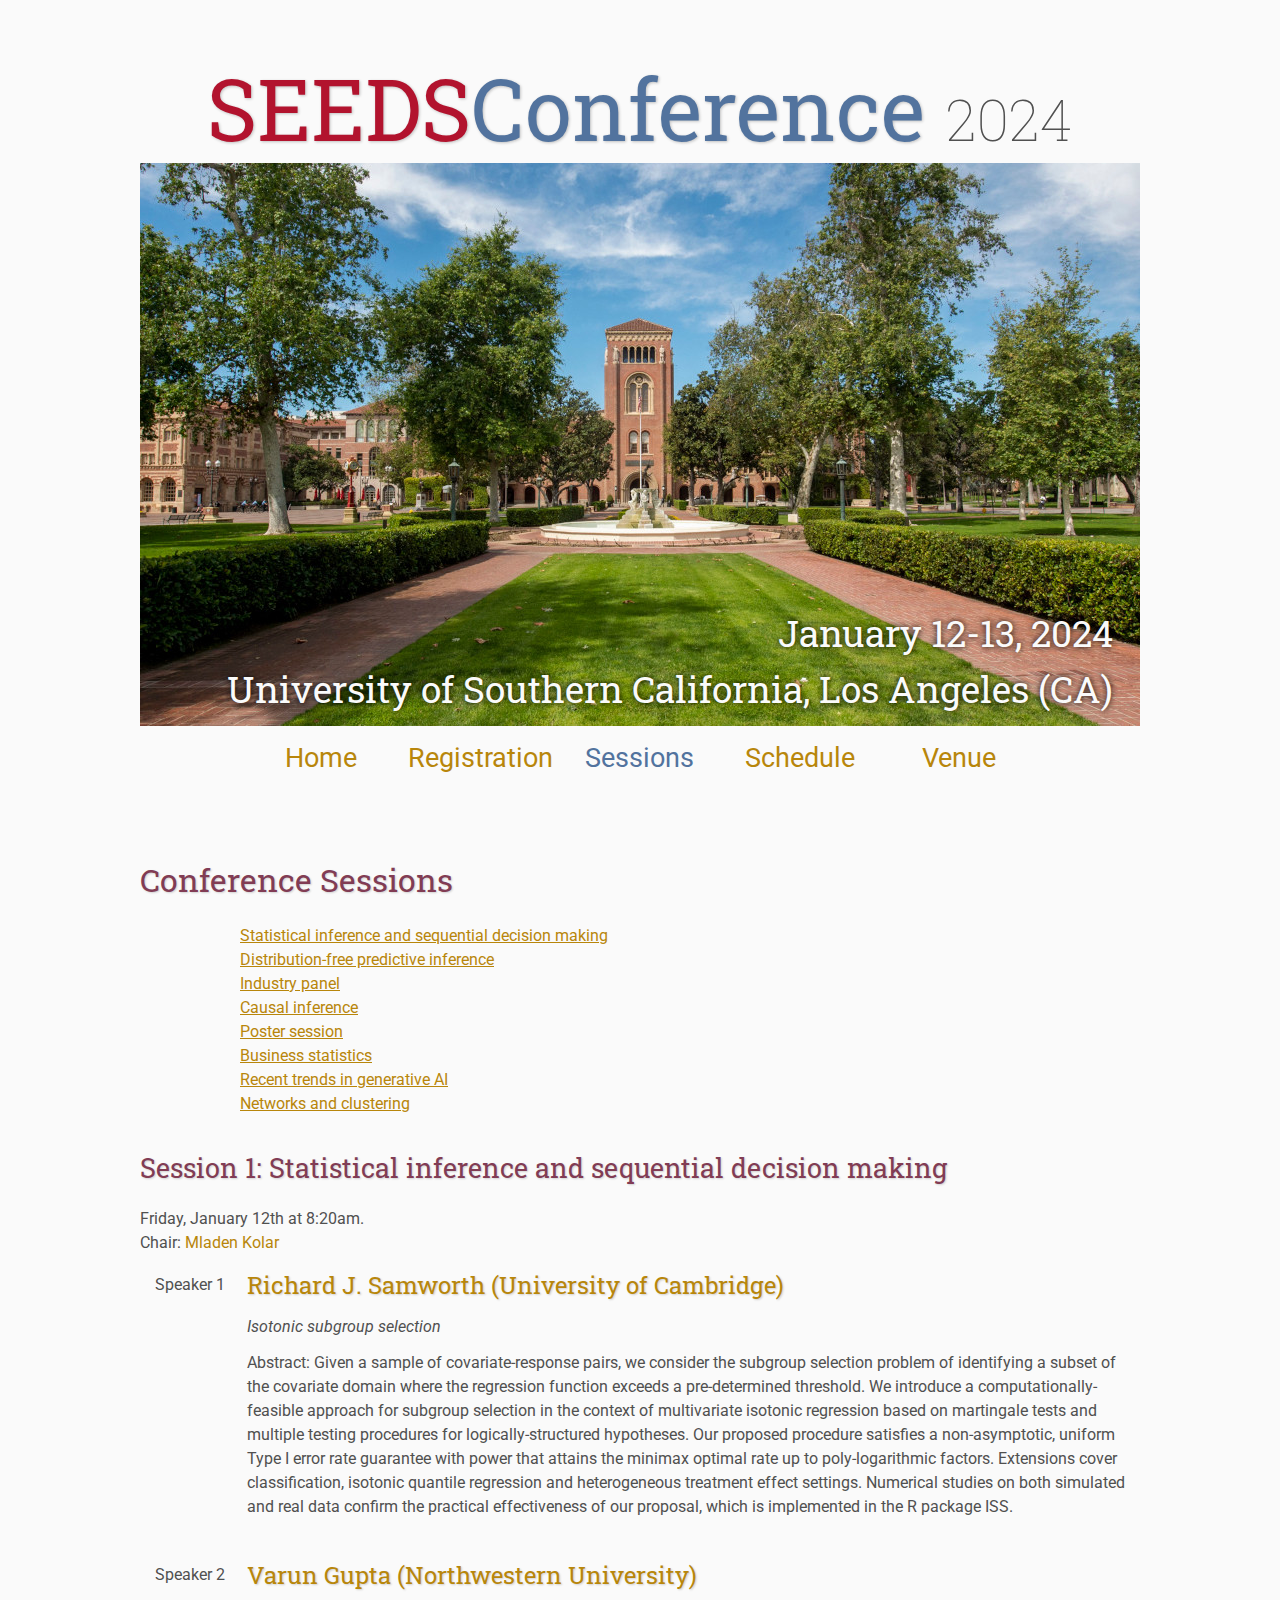
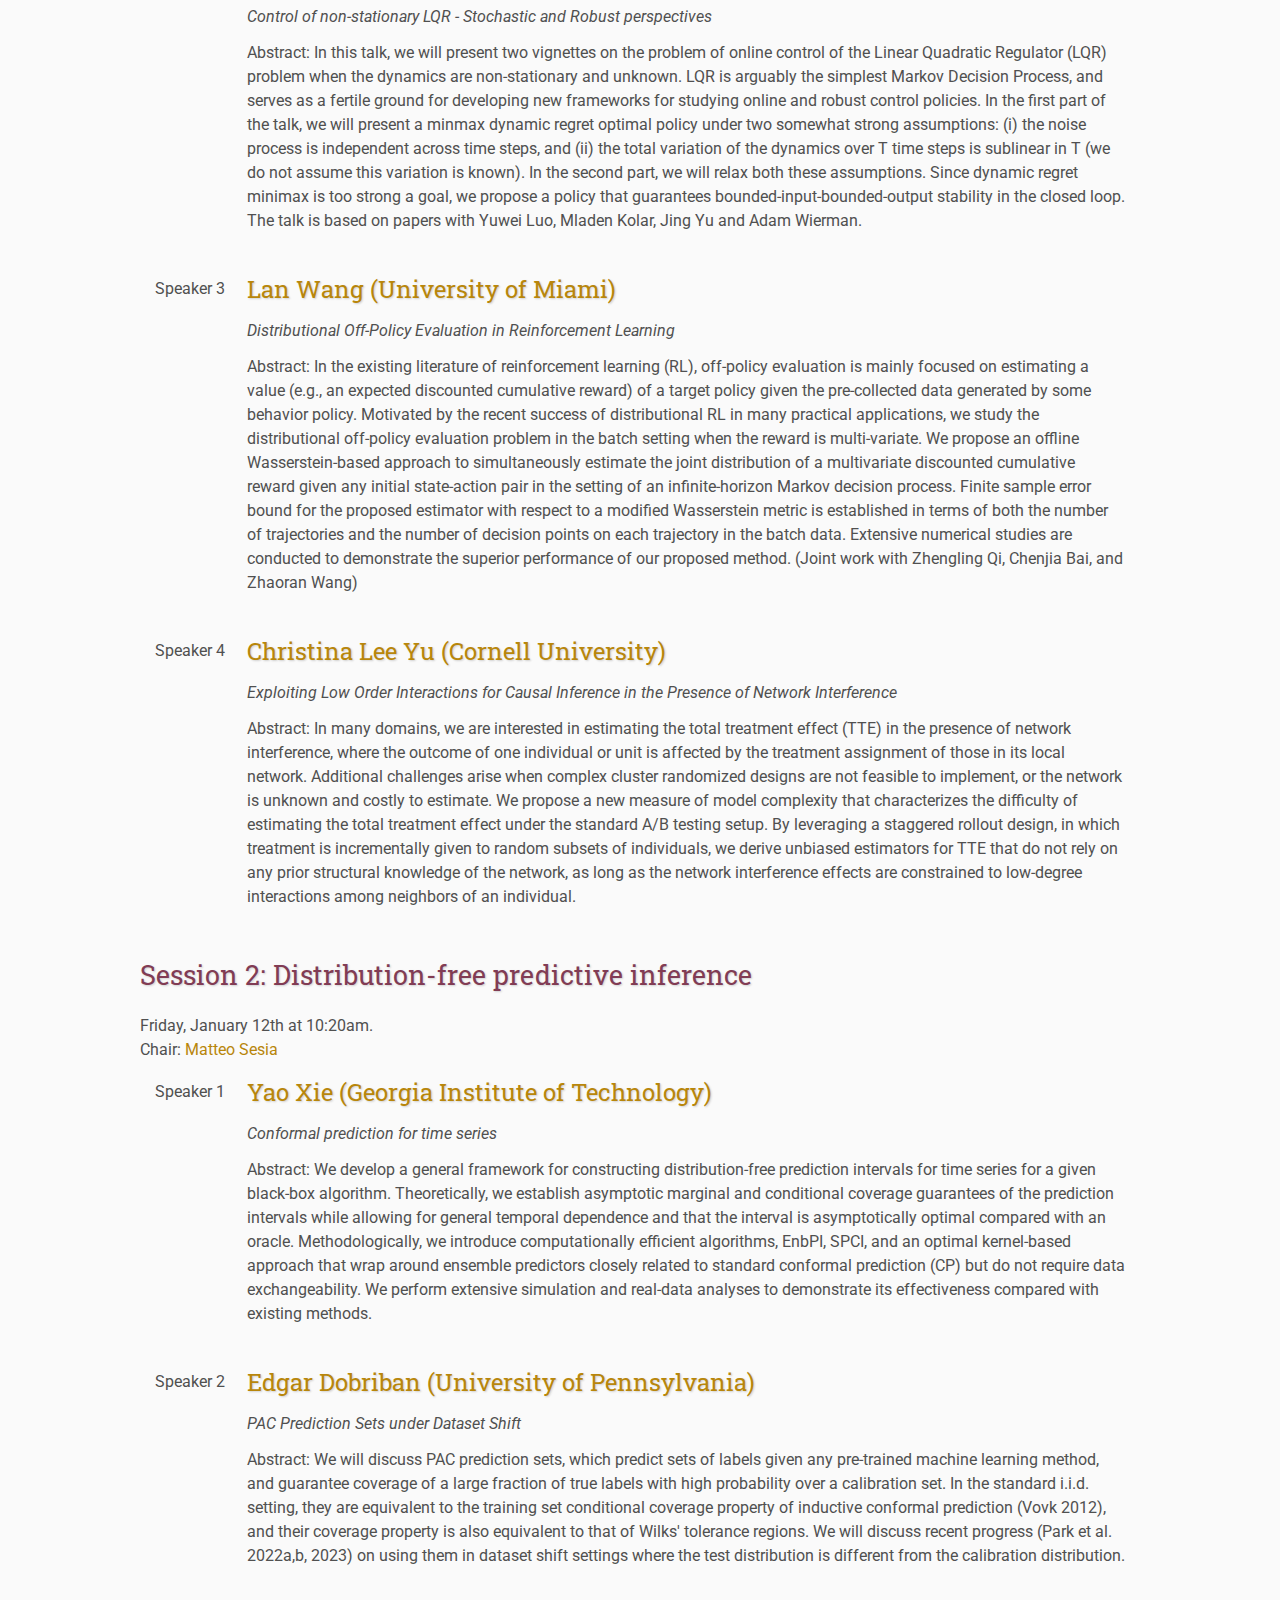
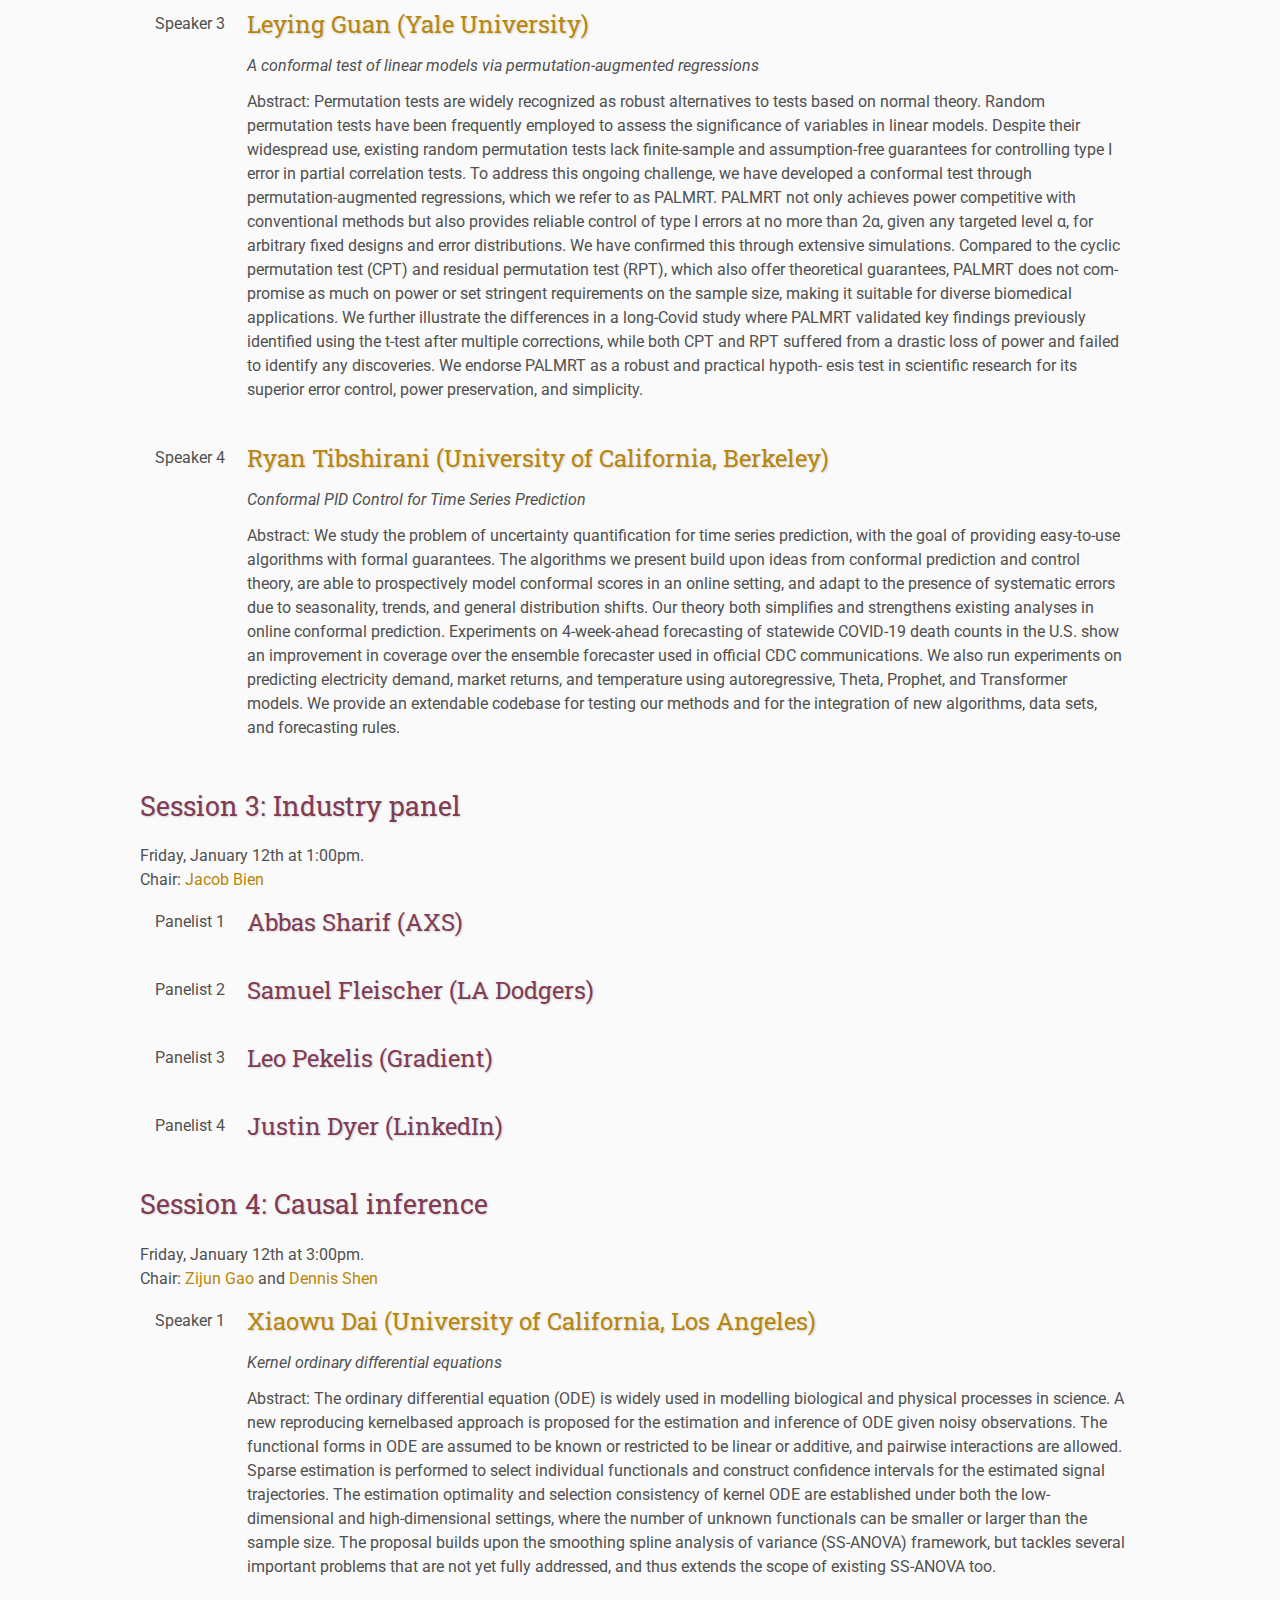
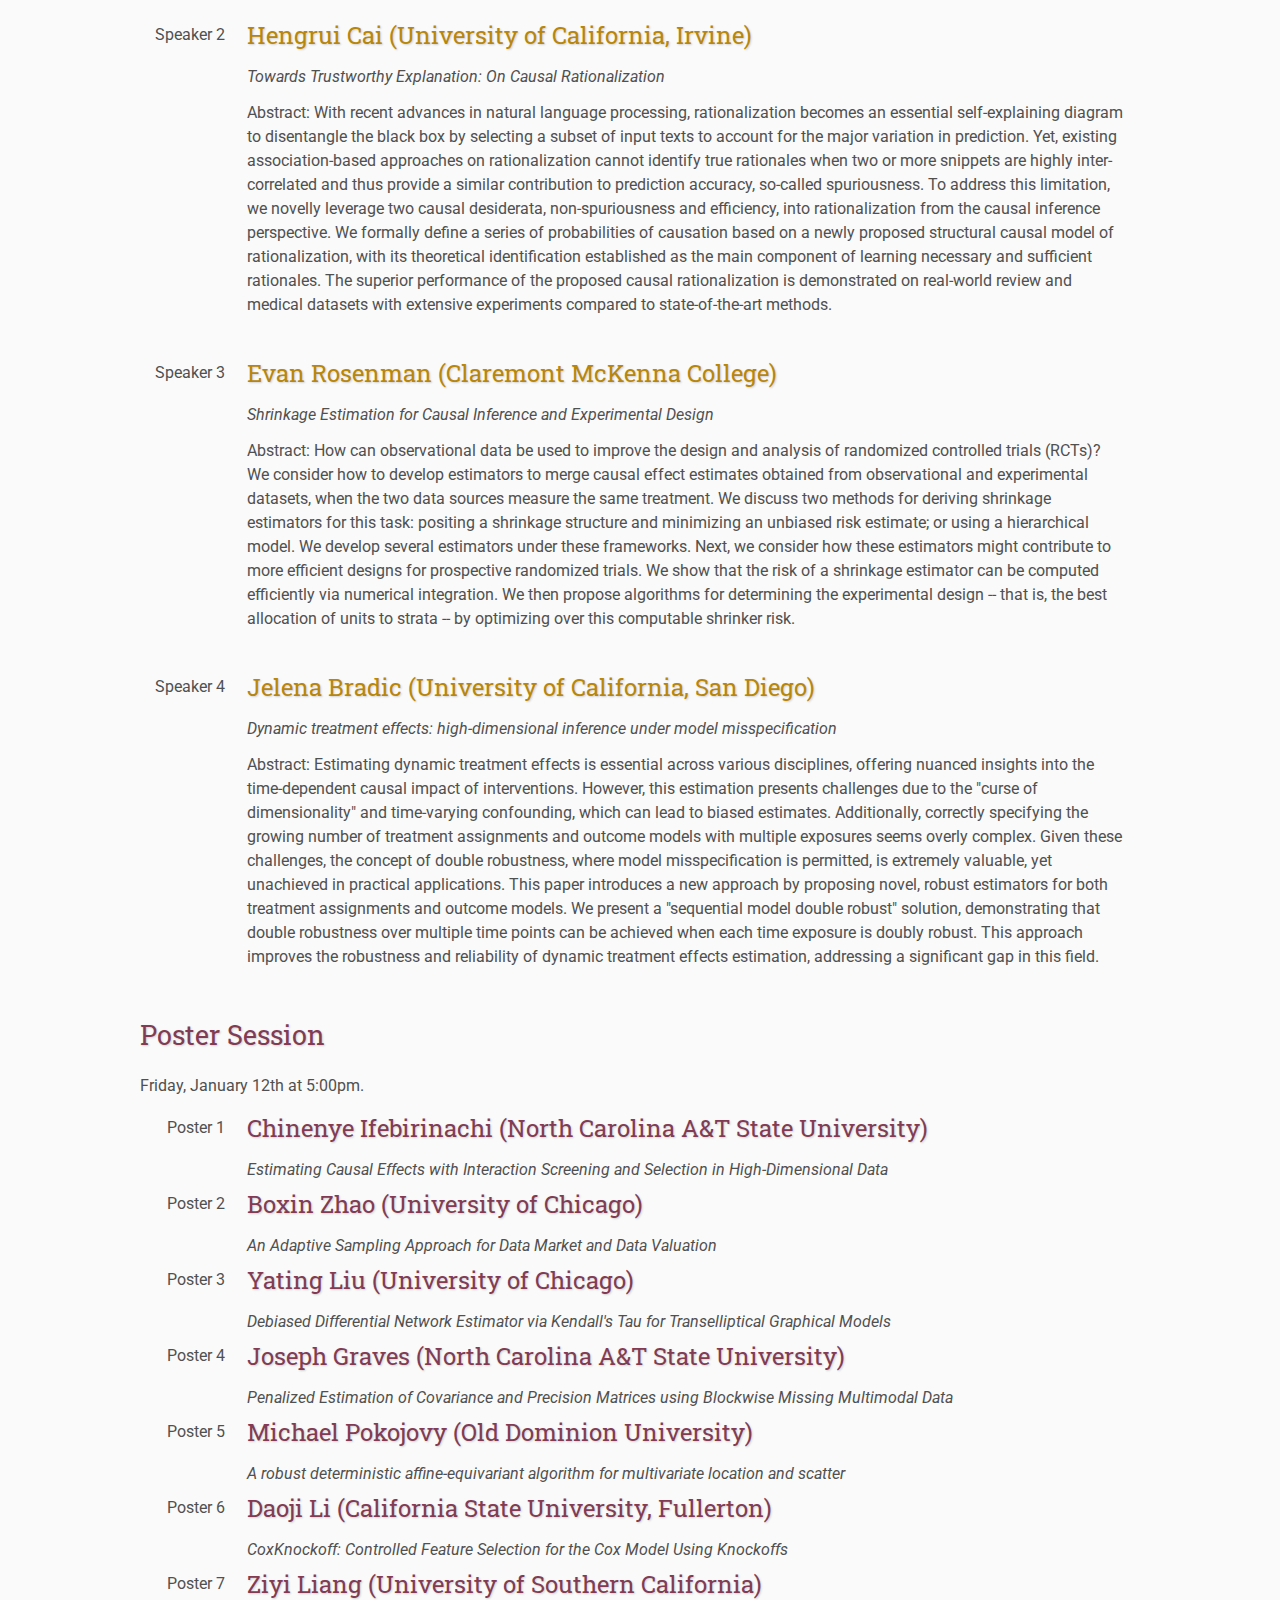
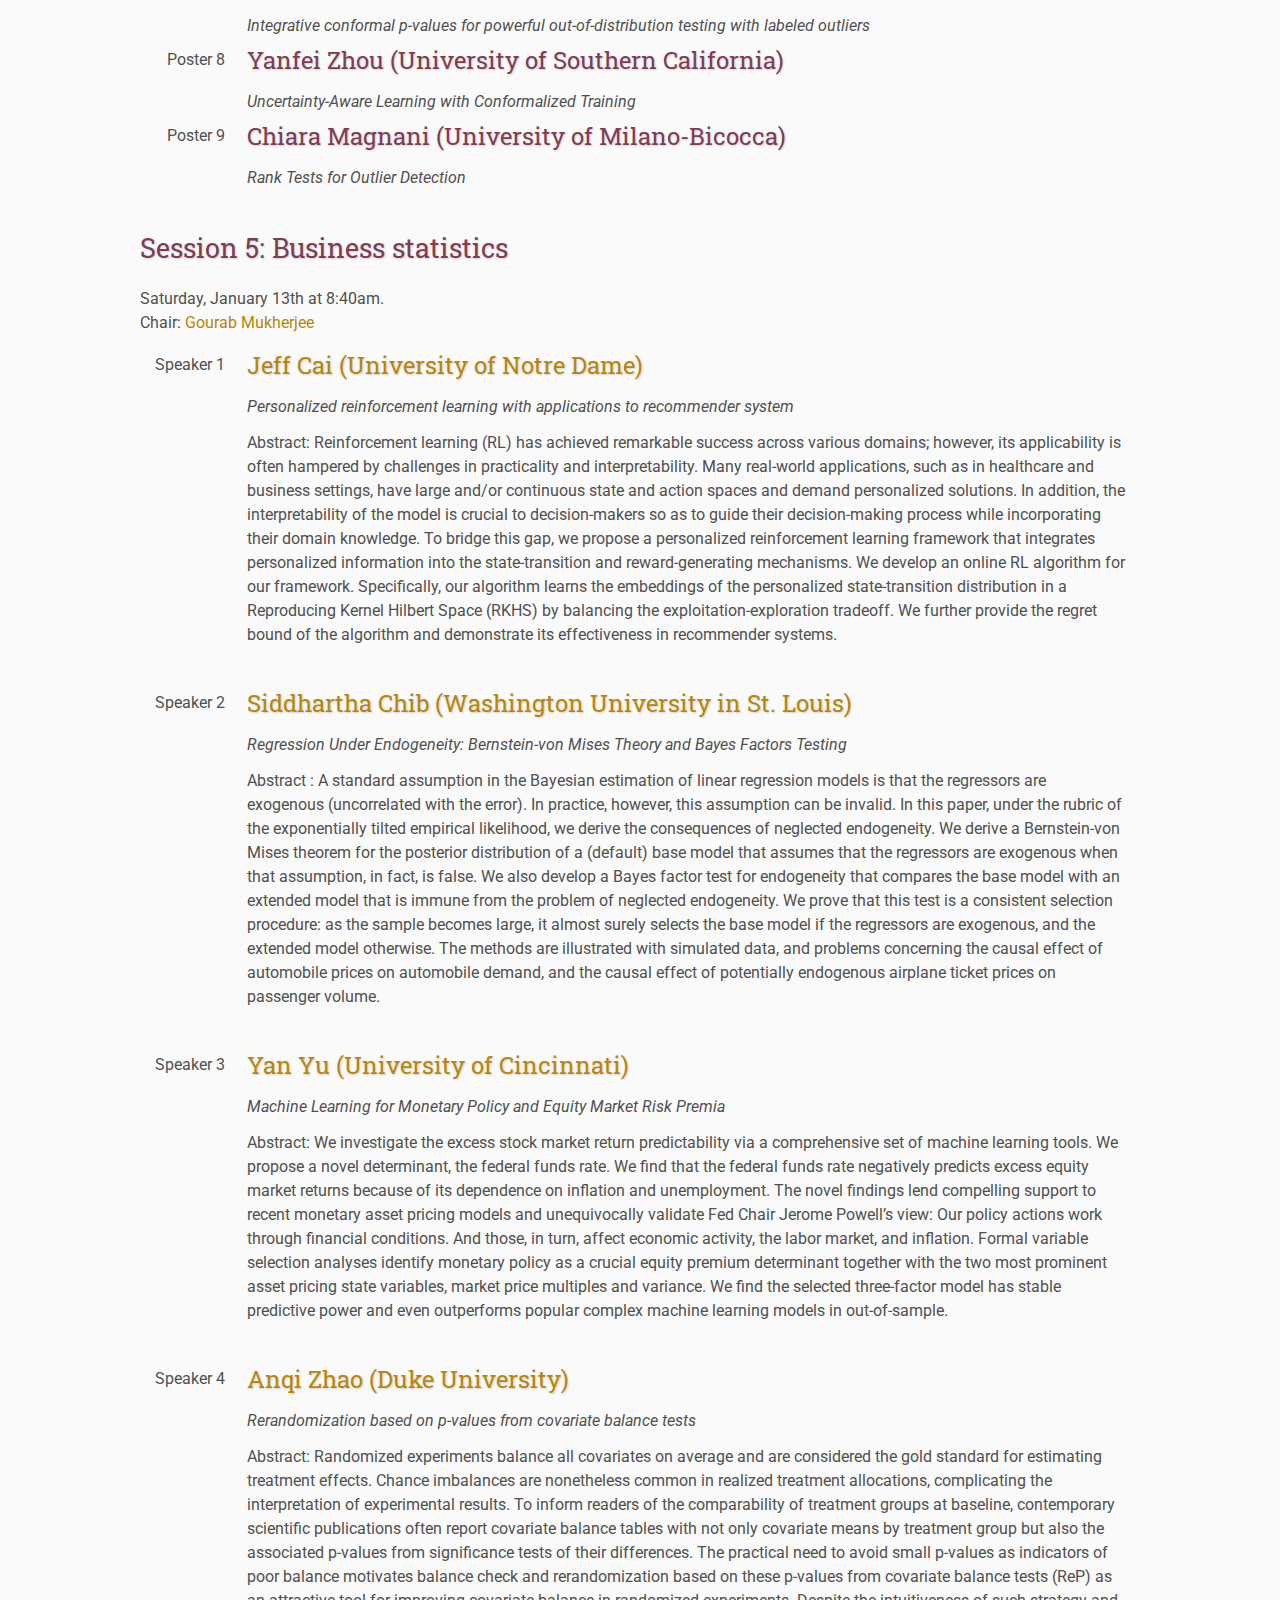
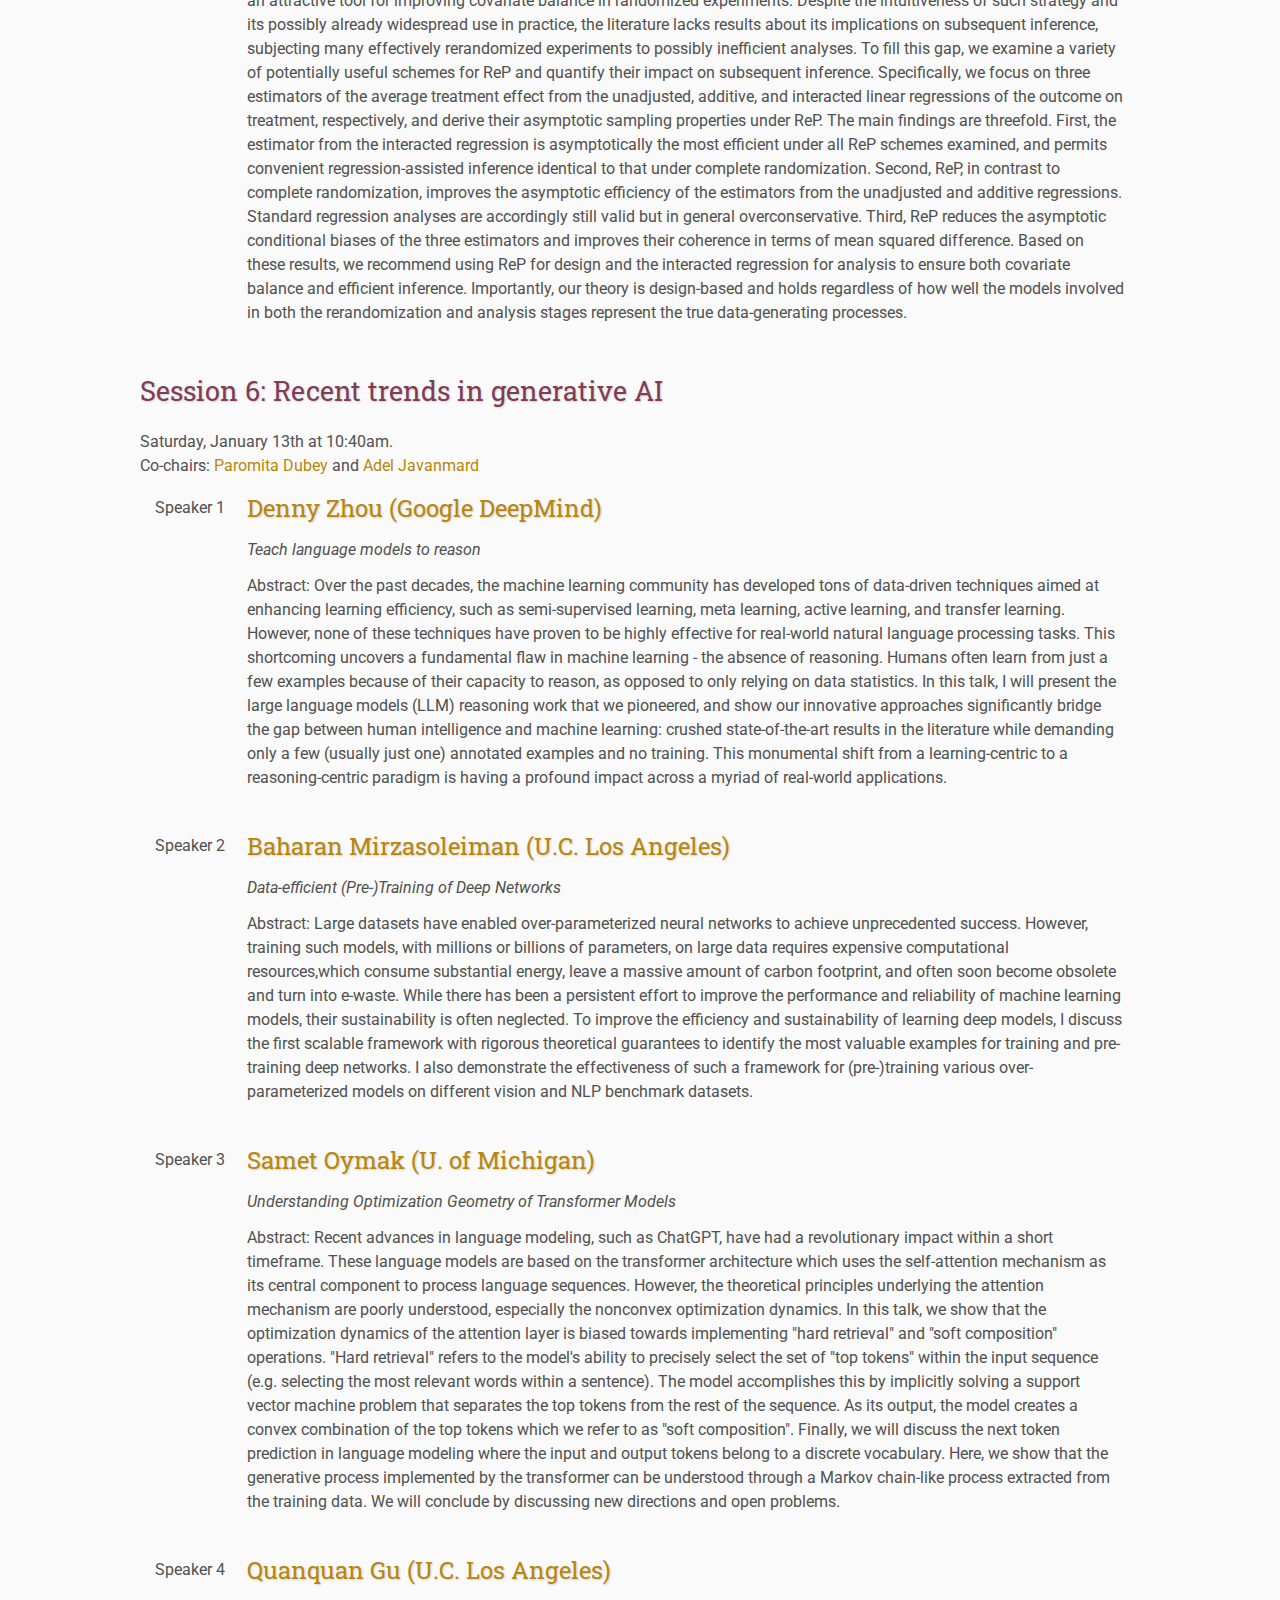
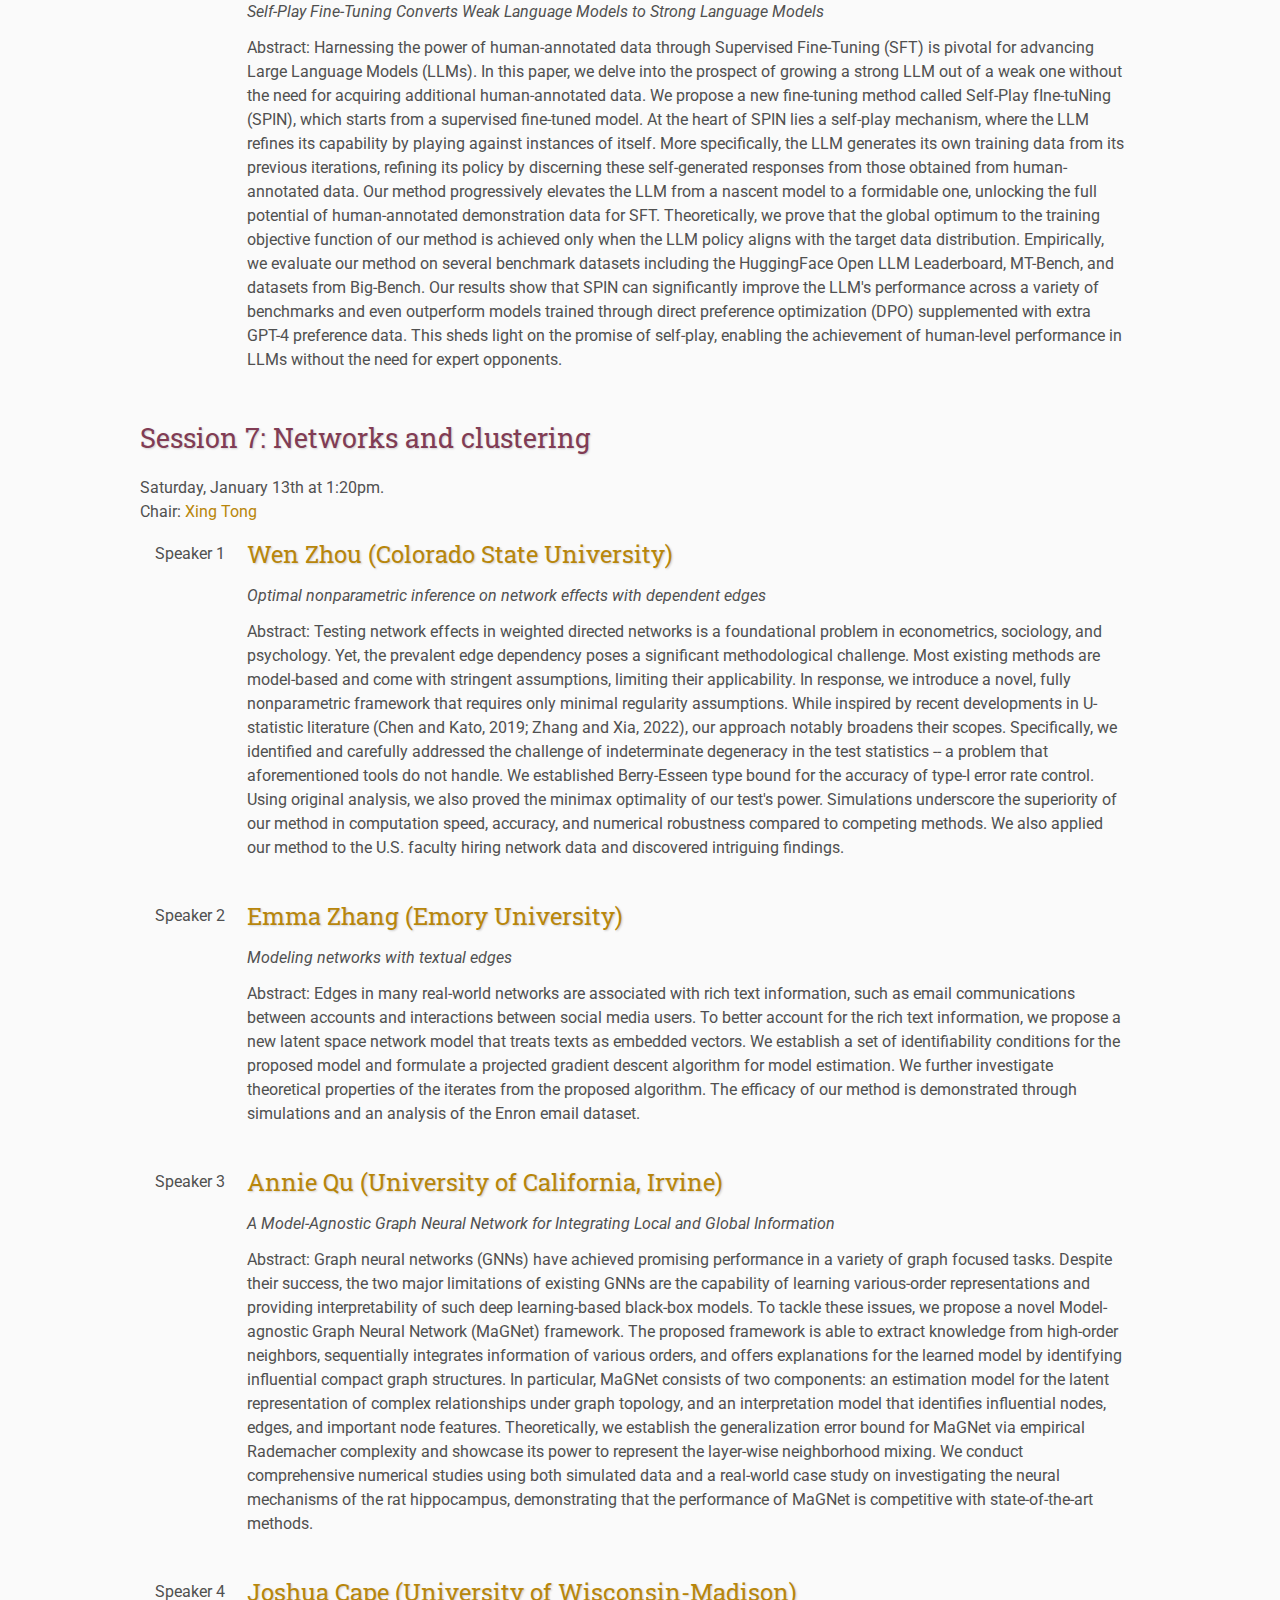
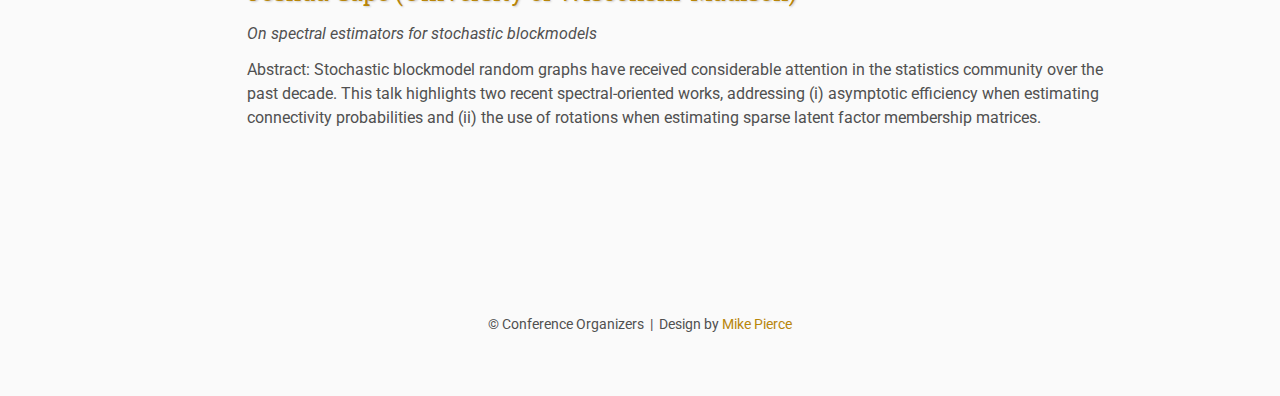
<file: sessions/index.html>
<!DOCTYPE html>
<html lang='en'>

<head>
    <base href="..">
    <link rel="shortcut icon" type="image/png" href="assets/favicon.png"/>
    <link rel="stylesheet" type="text/css" media="all" href="assets/main.css"/>
    <meta name="description" content="SEEDS Conference">
    <meta name="resource-type" content="document">
    <meta name="distribution" content="global">
    <meta name="KeyWords" content="Conference">
    <title>Sessions | SEEDS Conference</title>
</head>

<body>

    <div class="banner">
        <img src="assets/banner.jpg" alt="SEEDS Conference">
        <div class="top-left">
            <span class="title1">SEEDS</span><span class="title2">Conference</span> <span class="year">2024</span>
        </div>
        <div class="bottom-right">
            January 12-13, 2024 <br> University of Southern California, Los Angeles (CA)
        </div>
    </div>

    <table class="navigation">
        <tr>
            <td class="navigation">
                <a title="Conference Home Page" href=".">Home</a>
            </td>
            <td class="navigation">
                <a title="Register for the Conference" href="registration">Registration</a>
            </td>
            <td class="navigation">
                <a class="current" title="Sessions" href="sessions">Sessions</a>
            </td>
            <td class="navigation">
                <a title="Conference Schedule" href="schedule">Schedule</a>
            </td>
            <td class="navigation">
                <a title="Conference venue" href="venue">Venue</a>
            </td>
        </tr>
    </table>


    <br>

    <h2>Conference Sessions</h2>

     <ul>
     <li> <a href="sessions/#session_1">Statistical inference and sequential decision making</a> </li>
     <li> <a href="sessions/#session_2">Distribution-free predictive inference </a> </li>
     <li> <a href="sessions/#session_3">Industry panel</a> </li>
     <li> <a href="sessions/#session_4">Causal inference</a> </li>
     <li> <a href="sessions/#session_p">Poster session</a> </li>
     <li> <a href="sessions/#session_5">Business statistics</a> </li>
     <li> <a href="sessions/#session_6">Recent trends in generative AI</a> </li>
     <li> <a href="sessions/#session_7">Networks and clustering</a> </li>
     </ul>



    <a name="session_1">
    <h3>Session 1: Statistical inference and sequential decision making</h4>
    </a>

    Friday, January 12th at 8:20am.
    <br>
    Chair: <a href="https://mkolar.coffeejunkies.org/">Mladen Kolar</a>

    <table>
        <tr>
            <td class="date" rowspan="2">
                Speaker 1
            </td>
            <td class="title">
                <a href="https://www.statslab.cam.ac.uk/~rjs57/">Richard J. Samworth (University of Cambridge)</a>
            </td>
        </tr>
        <tr>
            <td class="speaker">
              Isotonic subgroup selection
            </td>
        </tr>
            <td class="date" rowspan="2">

            </td>
        <tr>
            <td class="abstract">
              Abstract: Given a sample of covariate-response pairs, we consider the
              subgroup selection problem of identifying a subset of the covariate domain
              where the regression function exceeds a pre-determined threshold. We
              introduce a computationally-feasible approach for subgroup selection in
              the context of multivariate isotonic regression based on martingale tests
              and multiple testing procedures for logically-structured hypotheses. Our
              proposed procedure satisfies a non-asymptotic, uniform Type I error rate
              guarantee with power that attains the minimax optimal rate up to
              poly-logarithmic factors. Extensions cover classification, isotonic
              quantile regression and heterogeneous treatment effect settings. Numerical
              studies on both simulated and real data confirm the practical
              effectiveness of our proposal, which is implemented in the R package ISS.
            </td>
        </tr>
    </table>

    <table>
        <tr>
            <td class="date" rowspan="2">
                Speaker 2
            </td>
            <td class="title">
                <a href="https://www.varungupta.info/">Varun Gupta (Northwestern University)</a>
            </td>
        </tr>
        <tr>
            <td class="speaker">
            Control of non-stationary LQR - Stochastic and Robust perspectives
            </td>
        </tr>
            <td class="date" rowspan="2">

            </td>
        <tr>
            <td class="abstract">
                Abstract: In this talk, we will present two vignettes on the problem of online control of the Linear Quadratic Regulator (LQR) problem when the dynamics are non-stationary and unknown. LQR is arguably the simplest Markov Decision Process, and serves as a fertile ground for developing new frameworks for studying online and robust control policies. In the first part of the talk, we will present a minmax dynamic regret optimal policy under two somewhat strong assumptions: (i) the noise process is independent across time steps, and (ii) the total variation of the dynamics over T time steps is sublinear in T (we do not assume this variation is known). In the second part, we will relax both these assumptions. Since dynamic regret minimax is too strong a goal, we propose a policy that guarantees bounded-input-bounded-output stability in the closed loop. The talk is based on papers with Yuwei Luo, Mladen Kolar, Jing Yu and Adam Wierman.
            </td>
        </tr>
    </table>

    <table>
        <tr>
            <td class="date" rowspan="2">
                Speaker 3
            </td>
            <td class="title">
                <a href="https://sites.google.com/view/lanwang/home">Lan Wang (University of Miami)</a>
            </td>
        </tr>
        <tr>
            <td class="speaker">
              Distributional Off-Policy Evaluation in Reinforcement Learning
            </td>
        </tr>
            <td class="date" rowspan="2">

            </td>
        <tr>
            <td class="abstract">
Abstract: In the existing literature of reinforcement learning (RL), off-policy evaluation is mainly focused on estimating a value (e.g., an expected discounted cumulative reward) of a target policy given the pre-collected data generated by some behavior policy. Motivated by the recent success of distributional RL in many practical applications, we study the distributional off-policy evaluation problem in the batch setting when the reward is multi-variate. We propose an offline Wasserstein-based approach to simultaneously estimate the joint distribution of a multivariate discounted cumulative reward given any initial state-action pair in the setting of an infinite-horizon Markov decision process. Finite sample error bound for the proposed estimator with respect to a modified Wasserstein metric is established in terms of both the number of trajectories and the number of decision points on each trajectory in the batch data. Extensive numerical studies are conducted to demonstrate the superior performance of our proposed method. (Joint work with Zhengling Qi, Chenjia Bai, and Zhaoran Wang)
            </td>
        </tr>
    </table>

    <table>
        <tr>
            <td class="date" rowspan="2">
                Speaker 4
            </td>
            <td class="title">
                <a href="https://cleeyu.orie.cornell.edu/">Christina Lee Yu (Cornell University)</a>
            </td>
        </tr>
        <tr>
            <td class="speaker">
                Exploiting Low Order Interactions for Causal Inference in the Presence of Network Interference
            </td>
        </tr>
            <td class="date" rowspan="2">

            </td>
        <tr>
            <td class="abstract">
                Abstract: In many domains, we are interested in estimating the total treatment effect (TTE) in the presence of network interference, where the outcome of one individual or unit is affected by the treatment assignment of those in its local network. Additional challenges arise when complex cluster randomized designs are not feasible to implement, or the network is unknown and costly to estimate. We propose a new measure of model complexity that characterizes the difficulty of estimating the total treatment effect under the standard A/B testing setup. By leveraging a staggered rollout design, in which treatment is incrementally given to random subsets of individuals, we derive unbiased estimators for TTE that do not rely on any prior structural knowledge of the network, as long as the network interference effects are constrained to low-degree interactions among neighbors of an individual. 
            </td>
        </tr>
    </table>




    <a name="session_2">
    <h3>Session 2: Distribution-free predictive inference</h4>
    </a>

    Friday, January 12th at 10:20am.
    <br>
    Chair: <a href="https://msesia.github.io/">Matteo Sesia</a>

    <table>
        <tr>
            <td class="date" rowspan="2">
                Speaker 1
            </td>
            <td class="title">
                <a href="https://www2.isye.gatech.edu/~yxie77/index.html">Yao Xie (Georgia Institute of Technology)</a>
            </td>
        </tr>
        <tr>
            <td class="speaker">
              Conformal prediction for time series
            </td>
        </tr>
            <td class="date" rowspan="2">

            </td>
        <tr>
            <td class="abstract">
Abstract: We develop a general framework for constructing distribution-free prediction intervals for time series for a given black-box algorithm. Theoretically, we establish asymptotic marginal and conditional coverage guarantees of the prediction intervals while allowing for general temporal dependence and that the interval is asymptotically optimal compared with an oracle.  Methodologically, we introduce computationally efficient algorithms, EnbPI, SPCI, and an optimal kernel-based approach that wrap around ensemble predictors closely related to standard conformal prediction (CP) but do not require data exchangeability. We perform extensive simulation and real-data analyses to demonstrate its effectiveness compared with existing methods. 
            </td>
        </tr>
    </table>

    <table>
        <tr>
            <td class="date" rowspan="2">
                Speaker 2
            </td>
            <td class="title">
                <a href="https://statistics.wharton.upenn.edu/profile/dobriban/">Edgar Dobriban (University of Pennsylvania)</a>
            </td>
        </tr>
        <tr>
            <td class="speaker">
              PAC Prediction Sets under Dataset Shift
            </td>
        </tr>
            <td class="date" rowspan="2">

            </td>
        <tr>
            <td class="abstract">
              Abstract: We will discuss PAC prediction sets, which predict sets of labels given any pre-trained machine learning method, and guarantee coverage of a large fraction of true labels with high probability over a calibration set. In the standard i.i.d. setting, they are equivalent to the training set conditional coverage property of inductive conformal prediction (Vovk 2012), and their coverage property is also equivalent to that of Wilks' tolerance regions. We will discuss recent progress (Park et al. 2022a,b, 2023) on using them in dataset shift settings where the test distribution is different from the calibration distribution.
            </td>
        </tr>
    </table>

    <table>
        <tr>
            <td class="date" rowspan="2">
                Speaker 3
            </td>
            <td class="title">
                <a href="https://campuspress.yale.edu/lguan/">Leying Guan (Yale University)</a>
            </td>
        </tr>
        <tr>
            <td class="speaker">
              A conformal test of linear models via permutation-augmented regressions
            </td>
        </tr>
            <td class="date" rowspan="2">

            </td>
        <tr>
            <td class="abstract">
                Abstract: Permutation tests are widely recognized as robust alternatives to tests based on normal theory. Random permutation tests have been frequently employed to assess the significance of variables in linear models. Despite their widespread use, existing random permutation tests lack finite-sample and assumption-free guarantees for controlling type I error in partial correlation tests. To address this ongoing challenge, we have developed a conformal test through permutation-augmented regressions, which we refer to as PALMRT. PALMRT not only achieves power competitive with conventional methods but also provides reliable control of type I errors at no more than 2α, given any targeted level α, for arbitrary fixed designs and error distributions. We have confirmed this through extensive simulations.   Compared to the cyclic permutation test (CPT) and residual permutation test (RPT), which also offer theoretical guarantees, PALMRT does not com- promise as much on power or set stringent requirements on the sample size, making it suitable for diverse biomedical applications. We further illustrate the differences in a long-Covid study where PALMRT validated key findings previously identified using the t-test after multiple corrections, while both CPT and RPT suffered from a drastic loss of power and failed to identify any discoveries. We endorse PALMRT as a robust and practical hypoth- esis test in scientific research for its superior error control, power preservation, and simplicity. 
            </td>
        </tr>
    </table>

    <table>
        <tr>
            <td class="date" rowspan="2">
                Speaker 4
            </td>
            <td class="title">
                <a href="https://www.stat.berkeley.edu/~ryantibs/">Ryan Tibshirani (University of California, Berkeley)</a>
            </td>
        </tr>
        <tr>
            <td class="speaker">
               Conformal PID Control for Time Series Prediction
            </td>
        </tr>
            <td class="date" rowspan="2">

            </td>
        <tr>
            <td class="abstract">
                Abstract: We study the problem of uncertainty quantification for time series prediction, with the goal of providing easy-to-use algorithms with formal guarantees. The algorithms we present build upon ideas from conformal prediction and control theory, are able to prospectively model conformal scores in an online setting, and adapt to the presence of systematic errors due to seasonality, trends, and general distribution shifts. Our theory both simplifies and strengthens existing analyses in online conformal prediction. Experiments on 4-week-ahead forecasting of statewide COVID-19 death counts in the U.S. show an improvement in coverage over the ensemble forecaster used in official CDC communications. We also run experiments on predicting electricity demand, market returns, and temperature using autoregressive, Theta, Prophet, and Transformer models. We provide an extendable codebase for testing our methods and for the integration of new algorithms, data sets, and forecasting rules.
            </td>
        </tr>
    </table>




    <a name="session_3">
    <h3>Session 3: Industry panel</h4>
    </a>

    Friday, January 12th at 1:00pm.
    <br>
    Chair: <a href="http://faculty.marshall.usc.edu/jacob-bien/"> Jacob Bien </a>

    <table>
        <tr>
            <td class="date" rowspan="2">
                Panelist 1
            </td>
            <td class="title">
                Abbas Sharif (AXS)
            </td>
        </tr>
        <!-- <tr> -->
        <!--     <td class="speaker"> -->
        <!--       Title TBD. -->
        <!--     </td> -->
        <!-- </tr> -->
        <!--     <td class="date" rowspan="2"> -->

        <!--     </td> -->
        <!-- <tr> -->
        <!--     <td class="abstract"> -->
        <!--         Abstract TBD. -->
        <!--     </td> -->
        <!-- </tr> -->
    </table>

    <table>
        <tr>
            <td class="date" rowspan="2">
                Panelist 2
            </td>
            <td class="title">
                Samuel Fleischer (LA Dodgers)
            </td>
        </tr>
        <!-- <tr> -->
        <!--     <td class="speaker"> -->
        <!--       Title TBD. -->
        <!--     </td> -->
        <!-- </tr> -->
        <!--     <td class="date" rowspan="2"> -->

        <!--     </td> -->
        <!-- <tr> -->
        <!--     <td class="abstract"> -->
        <!--         Abstract TBD. -->
        <!--     </td> -->
        <!-- </tr> -->
    </table>


    <table>
        <tr>
            <td class="date" rowspan="2">
                Panelist 3
            </td>
            <td class="title">
                Leo Pekelis (Gradient)
            </td>
        </tr>
        <!-- <tr> -->
        <!--     <td class="speaker"> -->
        <!--       Title TBD. -->
        <!--     </td> -->
        <!-- </tr> -->
        <!--     <td class="date" rowspan="2"> -->

        <!--     </td> -->
        <!-- <tr> -->
        <!--     <td class="abstract"> -->
        <!--         Abstract TBD. -->
        <!--     </td> -->
        <!-- </tr> -->
    </table>

    <table>
        <tr>
            <td class="date" rowspan="2">
                Panelist 4
            </td>
            <td class="title">
                Justin Dyer (LinkedIn)
            </td>
        </tr>
        <!-- <tr> -->
        <!--     <td class="speaker"> -->
        <!--       Title TBD. -->
        <!--     </td> -->
        <!-- </tr> -->
        <!--     <td class="date" rowspan="2"> -->

        <!--     </td> -->
        <!-- <tr> -->
        <!--     <td class="abstract"> -->
        <!--         Abstract TBD. -->
        <!--     </td> -->
        <!-- </tr> -->
    </table>





    <a name="session_4">
    <h3>Session 4: Causal inference</h4>
    </a>

    Friday, January 12th at 3:00pm.
    <br>
    Chair: <a href="https://zijungao.github.io/">Zijun Gao</a> and <a href="https://deshen24.github.io/">Dennis Shen</a>


    <table>
        <tr>
            <td class="date" rowspan="2">
                Speaker 1
            </td>
            <td class="title">
                <a href="https://www.xiaowudai.org/">Xiaowu Dai (University of California, Los Angeles)</a>
            </td>
        </tr>
        <tr>
            <td class="speaker">
              Kernel ordinary differential equations
            </td>
        </tr>
            <td class="date" rowspan="2">

            </td>
        <tr>
            <td class="abstract">
              Abstract:  The ordinary differential equation (ODE) is widely used in modelling biological and physical processes in science. A new reproducing kernelbased approach is proposed for the estimation and inference of ODE given noisy observations. The functional forms in ODE are assumed to be known or restricted to be linear or additive, and pairwise interactions are allowed. Sparse estimation is performed to select individual functionals and construct confidence intervals for the estimated signal trajectories. The estimation optimality and selection consistency of kernel ODE are established under both the low-dimensional and high-dimensional settings, where the number of unknown functionals can be smaller or larger than the sample size. The proposal builds upon the smoothing spline analysis of variance (SS-ANOVA) framework, but tackles several important problems that are not yet fully addressed, and thus extends the scope of existing SS-ANOVA too.
            </td>
        </tr>
    </table>

    <table>
        <tr>
            <td class="date" rowspan="2">
                Speaker 2
            </td>
            <td class="title">
                <a href="https://hengruicai.github.io/">Hengrui Cai (University of California, Irvine)</a>

            </td>
        </tr>
        <tr>
            <td class="speaker">
              Towards Trustworthy Explanation: On Causal Rationalization 
            </td>
        </tr>
            <td class="date" rowspan="2">

            </td>
        <tr>
            <td class="abstract">
              Abstract: With recent advances in natural language processing, rationalization becomes an essential self-explaining diagram to disentangle the black box by selecting a subset of input texts to account for the major variation in prediction. Yet, existing association-based approaches on rationalization cannot identify true rationales when two or more snippets are highly inter-correlated and thus provide a similar contribution to prediction accuracy, so-called spuriousness. To address this limitation, we novelly leverage two causal desiderata, non-spuriousness and efficiency, into rationalization from the causal inference perspective. We formally define a series of probabilities of causation based on a newly proposed structural causal model of rationalization, with its theoretical identification established as the main component of learning necessary and sufficient rationales. The superior performance of the proposed causal rationalization is demonstrated on real-world review and medical datasets with extensive experiments compared to state-of-the-art methods.
            </td>
        </tr>
    </table>

    <table>
        <tr>
            <td class="date" rowspan="2">
                Speaker 3
            </td>
            <td class="title">
                <a href="https://www.evanrosenman.com/index.php">Evan Rosenman (Claremont McKenna College)</a>
           </td>
        </tr>
        <tr>
            <td class="speaker">
              Shrinkage Estimation for Causal Inference and Experimental Design
            </td>
        </tr>
            <td class="date" rowspan="2">

            </td>
        <tr>
            <td class="abstract">
              Abstract: How can observational data be used to improve the design and analysis of randomized controlled trials (RCTs)? We consider how to develop estimators to merge causal effect estimates obtained from observational and experimental datasets, when the two data sources measure the same treatment. We discuss two methods for deriving shrinkage estimators for this task: positing a shrinkage structure and minimizing an unbiased risk estimate; or using a hierarchical model. We develop several estimators under these frameworks. Next, we consider how these estimators might contribute to more efficient designs for prospective randomized trials. We show that the risk of a shrinkage estimator can be computed efficiently via numerical integration. We then propose algorithms for determining the experimental design -- that is, the best allocation of units to strata -- by optimizing over this computable shrinker risk.

            </td>
        </tr>
    </table>

    <table>
        <tr>
            <td class="date" rowspan="2">
                Speaker 4
            </td>
            <td class="title">
                <a href="https://www.jelenabradic.net/">Jelena Bradic (University of California, San Diego)</a>
            </td>
        </tr>
        <tr>
            <td class="speaker">
Dynamic treatment effects: high-dimensional inference under model misspecification 
            </td>
        </tr>
            <td class="date" rowspan="2">

            </td>
        <tr>
            <td class="abstract">
              Abstract: Estimating dynamic treatment effects is essential across various disciplines, offering nuanced insights into the time-dependent causal impact of interventions. However, this estimation presents challenges due to the "curse of dimensionality" and time-varying confounding, which can lead to biased estimates. Additionally, correctly specifying the growing number of treatment assignments and outcome models with multiple exposures seems overly complex. Given these challenges, the concept of double robustness, where model misspecification is permitted, is extremely valuable, yet unachieved in practical applications. This paper introduces a new approach by proposing novel, robust estimators for both treatment assignments and outcome models. We present a "sequential model double robust" solution, demonstrating that double robustness over multiple time points can be achieved when each time exposure is doubly robust. This approach improves the robustness and reliability of dynamic treatment effects estimation, addressing a significant gap in this field.
            </td>
        </tr>
    </table>



    <a name="session_p">
    <h3>Poster Session</h4>
    </a>

    Friday, January 12th at 5:00pm.
    <br>


    <table>

        <tr>
            <td class="date" rowspan="2"> Poster 1</td>
            <td class="title"> Chinenye Ifebirinachi (North Carolina A&T State University) </td>
        </tr>
        <tr>
            <td class="speaker">
              Estimating Causal Effects with Interaction Screening and Selection in High-Dimensional Data
            </td>
        </tr>

        <tr>
            <td class="date" rowspan="2"> Poster 2</td>
            <td class="title"> Boxin Zhao (University of Chicago) </td>
        </tr>
        <tr>
            <td class="speaker">
              An Adaptive Sampling Approach for Data Market and Data Valuation
            </td>
        </tr>

        <tr>
            <td class="date" rowspan="2"> Poster 3</td>
            <td class="title"> Yating Liu (University of Chicago) </td>
        </tr>
        <tr>
            <td class="speaker">
              Debiased Differential Network Estimator via Kendall's Tau for Transelliptical Graphical Models
            </td>
        </tr>

        <tr>
            <td class="date" rowspan="2"> Poster 4</td>
            <td class="title"> Joseph Graves (North Carolina A&T State University)  </td>
        </tr>
        <tr>
            <td class="speaker">
              Penalized Estimation of Covariance and Precision Matrices using Blockwise Missing Multimodal Data
            </td>
        </tr>

        <tr>
            <td class="date" rowspan="2"> Poster 5</td>
            <td class="title"> Michael Pokojovy (Old Dominion University)  </td>
        </tr>
        <tr>
            <td class="speaker">
              A robust deterministic affine-equivariant algorithm for multivariate location and scatter
            </td>
        </tr>

        <tr>
            <td class="date" rowspan="2"> Poster 6</td>
            <td class="title"> Daoji Li (California State University, Fullerton)  </td>
        </tr>
        <tr>
            <td class="speaker">
              CoxKnockoff: Controlled Feature Selection for the Cox Model Using Knockoffs
            </td>
        </tr>

        <td class="date" rowspan="2"> Poster 7</td>
            <td class="title"> Ziyi Liang (University of Southern California)  </td>
        </tr>
        <tr>
            <td class="speaker">
              Integrative conformal p-values for powerful out-of-distribution testing with labeled outliers
            </td>
        </tr>

        <td class="date" rowspan="2"> Poster 8</td>
            <td class="title"> Yanfei Zhou (University of Southern California)  </td>
        </tr>
        <tr>
            <td class="speaker">
              Uncertainty-Aware Learning with Conformalized Training
            </td>
        </tr>

        <td class="date" rowspan="2"> Poster 9</td>
            <td class="title"> Chiara Magnani (University of Milano-Bicocca)  </td>
        </tr>
        <tr>
            <td class="speaker">
              Rank Tests for Outlier Detection
            </td>
        </tr>

    </table>

    </table>



    <a name="session_5">
    <h3>Session 5: Business statistics</h4>
    </a>

    Saturday, January 13th at 8:40am.
    <br>
    Chair: <a href="https://gmukherjee.github.io/"> Gourab Mukherjee </a>

    <table>
        <tr>
            <td class="date" rowspan="2">
               Speaker 1
            </td>
            <td class="title">
                 <a href="https://mendoza.nd.edu/mendoza-directory/profile/jeff-cai/">Jeff Cai (University of Notre Dame)</a>
            </td>
        </tr>
        <tr>
            <td class="speaker">
              Personalized reinforcement learning with applications to recommender system
            </td>
        </tr>
            <td class="date" rowspan="2">

            </td>
        <tr>
            <td class="abstract">
              Abstract: Reinforcement learning (RL) has achieved remarkable success across various domains; however, its applicability is often hampered by challenges in practicality and interpretability. Many real-world applications, such as in healthcare and business settings, have large and/or continuous state and action spaces and demand personalized solutions. In addition, the interpretability of the model is crucial to decision-makers so as to guide their decision-making process while incorporating their domain knowledge. To bridge this gap, we propose a personalized reinforcement learning framework that integrates personalized information into the state-transition and reward-generating mechanisms. We develop an online RL algorithm for our framework. Specifically, our algorithm learns the embeddings of the personalized state-transition distribution in a Reproducing Kernel Hilbert Space (RKHS) by balancing the exploitation-exploration tradeoff. We further provide the regret bound of the algorithm and demonstrate its effectiveness in recommender systems. 
            </td>
        </tr>
    </table>

    <table>
        <tr>
            <td class="date" rowspan="2">
                 Speaker 2
            </td>
            <td class="title">
                <a href="http://apps.olin.wustl.edu/faculty/chib/">Siddhartha Chib (Washington University in St. Louis)</a>
            </td>
        </tr>
        <tr>
            <td class="speaker">
              Regression Under Endogeneity: Bernstein-von Mises Theory and Bayes Factors Testing
            </td>
        </tr>
            <td class="date" rowspan="2">

            </td>
        <tr>
            <td class="abstract">
Abstract : A standard assumption in the Bayesian estimation of linear regression models is that the regressors are exogenous (uncorrelated with the error). In practice, however, this assumption can be invalid. In this paper, under the rubric of the exponentially tilted empirical likelihood, we derive the consequences of neglected endogeneity. We derive a Bernstein-von Mises theorem for the posterior distribution of a (default) base model that assumes that the regressors are exogenous when that assumption, in fact, is false. We also develop a Bayes factor test for endogeneity that compares the base model with an extended model that is immune from the problem of neglected endogeneity. We prove that this test is a consistent selection procedure: as the sample becomes large, it almost surely selects the base model if the regressors are exogenous, and the extended model otherwise. The methods are illustrated with simulated data, and problems concerning the causal effect of automobile prices on automobile demand, and the causal effect of potentially endogenous airplane ticket prices on passenger volume. 
            </td>
        </tr>
    </table>

    <table>
        <tr>
            <td class="date" rowspan="2">
                 Speaker 3
            </td>
            <td class="title">
                <a href="https://business.uc.edu/faculty-and-research/departments/obais/faculty/yan-yu.html">Yan Yu (University of Cincinnati)</a>
            </td>
        </tr>
        <tr>
            <td class="speaker">
              Machine Learning for Monetary Policy and Equity Market Risk Premia
            </td>
        </tr>
            <td class="date" rowspan="2">

            </td>
        <tr>
            <td class="abstract">
                Abstract: We investigate the excess stock market return predictability via a comprehensive set of machine learning tools. We propose a novel determinant, the federal funds rate. We find that the federal funds rate negatively predicts excess equity market returns because of its dependence on inflation and unemployment.  The novel findings lend compelling support to recent monetary asset pricing models and unequivocally validate Fed Chair Jerome Powell’s view: Our policy actions work through financial conditions. And those, in turn, affect economic activity, the labor market, and inflation. Formal variable selection analyses identify monetary policy as a crucial equity premium determinant together with the two most prominent asset pricing state variables, market price multiples and variance. We find the selected three-factor model has stable predictive power and even outperforms popular complex machine learning models in out-of-sample. 
            </td>
        </tr>
    </table>

    <table>
        <tr>
            <td class="date" rowspan="2">
                Speaker 4
            </td>
            <td class="title">
                <a href="https://sites.google.com/view/anqizhao/home">Anqi Zhao (Duke University)</a>
            </td>
        </tr>
        <tr>
            <td class="speaker">
              Rerandomization based on p-values from covariate balance tests
            </td>
        </tr>
            <td class="date" rowspan="2">

            </td>
        <tr>
            <td class="abstract">
                Abstract: Randomized experiments balance all covariates on average and are considered the gold standard for estimating treatment effects. Chance imbalances are nonetheless common in realized treatment allocations, complicating the interpretation of experimental results. To inform readers of the comparability of treatment groups at baseline, contemporary scientific publications often report covariate balance tables with not only covariate means by treatment group but also the associated p-values from significance tests of their differences. The practical need to avoid small p-values as indicators of poor balance motivates balance check and rerandomization based on these p-values from covariate balance tests (ReP) as an attractive tool for improving covariate balance in randomized experiments. Despite
the intuitiveness of such strategy and its possibly already widespread use in practice, the literature lacks results about its implications on subsequent inference, subjecting many effectively rerandomized experiments to possibly inefficient analyses. To fill this gap, we examine a variety of potentially useful
schemes for ReP and quantify their impact on subsequent inference. Specifically, we focus on three estimators of the average treatment effect from the unadjusted, additive, and interacted linear regressions
of the outcome on treatment, respectively, and derive their asymptotic sampling properties under ReP. The main findings are threefold. First, the estimator from the interacted regression is asymptotically the most efficient under all ReP schemes examined, and permits convenient regression-assisted
inference identical to that under complete randomization. Second, ReP, in contrast to complete randomization, improves the asymptotic efficiency of the estimators from the unadjusted and additive regressions. Standard regression analyses are accordingly still valid but in general overconservative.
Third, ReP reduces the asymptotic conditional biases of the three estimators and improves their coherence in terms of mean squared difference. Based on these results, we recommend using ReP for design and the interacted regression for analysis to ensure both covariate balance and efficient inference. Importantly, our theory is design-based and holds regardless of how well the models involved in both the rerandomization and analysis stages represent the true data-generating processes.
            </td>
        </tr>
    </table>


    <a name="session_6">
    <h3>Session 6: Recent trends in generative AI</h4>
    </a>

    Saturday, January 13th at 10:40am.
    <br>
    Co-chairs: <a href="https://www.paromitadubey.com/"> Paromita Dubey </a> and <a href="http://faculty.marshall.usc.edu/Adel-Javanmard/"> Adel Javanmard </a>

    <table>
        <tr>
            <td class="date" rowspan="2">
                Speaker 1
            </td>
            <td class="title">
                <a href="https://dennyzhou.github.io/">Denny Zhou (Google DeepMind)</a>
            </td>
        </tr>
        <tr>
            <td class="speaker">
              Teach language models to reason
            </td>
        </tr>
            <td class="date" rowspan="2">

            </td>
        <tr>
            <td class="abstract">
              Abstract: Over the past decades, the machine learning community has developed tons of data-driven techniques aimed at enhancing learning efficiency, such as semi-supervised learning, meta learning, active learning, and transfer learning. However, none of these techniques have proven to be highly effective for real-world natural language processing tasks. This shortcoming uncovers a fundamental flaw in machine learning - the absence of reasoning. Humans often learn from just a few examples because of their capacity to reason, as opposed to only relying on data statistics. In this talk, I will present the large language models (LLM) reasoning work that we pioneered, and show our innovative approaches significantly bridge the gap between human intelligence and machine learning: crushed state-of-the-art results in the literature while demanding only a few (usually just one) annotated examples and no training. This monumental shift from a learning-centric to a reasoning-centric paradigm is having a profound impact across a myriad of real-world applications.

            </td>
        </tr>

    </table>

    <table>
        <tr>
            <td class="date" rowspan="2">
                Speaker 2
            </td>
            <td class="title">
                <a href="https://baharanm.github.io/">Baharan Mirzasoleiman (U.C. Los Angeles)</a>
            </td>
        </tr>
        <tr>
            <td class="speaker">
              Data-efficient (Pre-)Training of Deep Networks
            </td>
        </tr>
            <td class="date" rowspan="2">

            </td>
        <tr>
            <td class="abstract">
              Abstract: Large datasets have enabled over-parameterized neural networks to achieve unprecedented success. However, training such models, with millions or billions of parameters, on large data requires expensive computational resources,which consume substantial energy, leave a massive amount of carbon footprint, and often soon become obsolete and turn into e-waste. While there has been a persistent effort to improve the performance and reliability of machine learning models, their sustainability is often neglected. To improve the efficiency and sustainability of learning deep models, I discuss the first scalable framework with rigorous theoretical guarantees to identify the most valuable examples for training and pre-training deep networks. I also demonstrate the effectiveness of such a framework for (pre-)training various over-parameterized models on different vision and NLP benchmark datasets.
            </td>
        </tr>
    </table>

    <table>
        <tr>
            <td class="date" rowspan="2">
                Speaker 3
            </td>
            <td class="title">
                <a href="https://sota.engin.umich.edu/">Samet Oymak (U. of Michigan)</a>
            </td>
        </tr>
        <tr>
            <td class="speaker">
              Understanding Optimization Geometry of Transformer Models
            </td>
        </tr>
            <td class="date" rowspan="2">

            </td>
        <tr>
            <td class="abstract">
              Abstract: Recent advances in language modeling, such as ChatGPT, have had a revolutionary impact within a short timeframe. These language models are based on the transformer architecture which uses the self-attention mechanism as its central component to process language sequences. However, the theoretical principles underlying the attention mechanism are poorly understood, especially the nonconvex optimization dynamics. In this talk, we show that the optimization dynamics of the attention layer is biased towards implementing "hard retrieval" and "soft composition" operations. "Hard retrieval" refers to the model's ability to precisely select the set of "top tokens" within the input sequence (e.g. selecting the most relevant words within a sentence). The model accomplishes this by implicitly solving a support vector machine problem that separates the top tokens from the rest of the sequence. As its output, the model creates a convex combination of the top tokens which we refer to as "soft composition". Finally, we will discuss the next token prediction in language modeling where the input and output tokens belong to a discrete vocabulary. Here, we show that the generative process implemented by the transformer can be understood through a Markov chain-like process extracted from the training data. We will conclude by discussing new directions and open problems.
            </td>
        </tr>
    </table>

    <table>
        <tr>
            <td class="date" rowspan="2">
                Speaker 4
            </td>
            <td class="title">
                <a href="https://web.cs.ucla.edu/~qgu/">Quanquan Gu (U.C. Los Angeles)</a>
            </td>
        </tr>
        <tr>
            <td class="speaker">
              Self-Play Fine-Tuning Converts Weak Language Models to Strong Language Models
            </td>
        </tr>
            <td class="date" rowspan="2">

            </td>
        <tr>
            <td class="abstract">
              Abstract: Harnessing the power of human-annotated data through Supervised Fine-Tuning (SFT) is pivotal for advancing  Large Language Models (LLMs). In this paper, we delve into the prospect of growing a strong LLM out of a weak one without the need for acquiring additional human-annotated data. We propose a new fine-tuning method called Self-Play fIne-tuNing (SPIN), which starts from a supervised fine-tuned model. At the heart of SPIN lies a self-play mechanism, where the LLM refines its capability by playing against instances of itself. More specifically, the LLM generates its own training data from its previous iterations, refining its policy by discerning these self-generated responses from those obtained from human-annotated data. Our method progressively elevates the LLM from a nascent model to a formidable one, unlocking the full potential of human-annotated demonstration data for SFT. Theoretically, we prove that the global optimum to the training objective function of our method is achieved only when the LLM policy aligns with the target data distribution. Empirically, we evaluate our method on several benchmark datasets including the HuggingFace Open LLM Leaderboard, MT-Bench, and datasets from Big-Bench. Our results show that SPIN can significantly improve the LLM's performance across a variety of benchmarks and even outperform models trained through direct preference optimization (DPO) supplemented with extra GPT-4 preference data. This sheds light on the promise of self-play, enabling the achievement of human-level performance in LLMs without the need for expert opponents.
            </td>
        </tr>
    </table>


    <a name="session_7">
    <h3>Session 7: Networks and clustering</h4>
    </a>

    Saturday, January 13th at 1:20pm.
    <br>
    Chair: <a href="https://sites.google.com/site/xintonghomepage/">Xing Tong</a>


    <table>
        <tr>
            <td class="date" rowspan="2">
                Speaker 1
            </td>
            <td class="title">
                <a href="https://www.stat.colostate.edu/~riczw/">Wen Zhou (Colorado State University)</a>
            </td>
        </tr>
        <tr>
            <td class="speaker">
              Optimal nonparametric inference on network effects with dependent edges
            </td>
        </tr>
            <td class="date" rowspan="2">

            </td>
        <tr>
            <td class="abstract">
                Abstract: Testing network effects in weighted directed networks is a foundational problem in econometrics, sociology, and psychology. Yet, the prevalent edge dependency poses a significant methodological challenge. Most existing methods are model-based and come with stringent assumptions, limiting their applicability. In response, we introduce a novel, fully nonparametric framework that requires only minimal regularity assumptions. While inspired by recent developments in U-statistic literature (Chen and Kato, 2019; Zhang and Xia, 2022), our approach notably broadens their scopes. Specifically, we identified and carefully addressed the challenge of  indeterminate degeneracy in the test statistics -- a problem that aforementioned tools do not handle. We established Berry-Esseen type bound for the accuracy of type-I error rate control. Using original analysis, we also proved the minimax optimality of our test's power. Simulations underscore the superiority of our method in computation speed, accuracy, and numerical robustness compared to competing methods. We also applied our method to the U.S. faculty hiring network data and discovered intriguing findings. 
            </td>
        </tr>
    </table>

    <table>
        <tr>
            <td class="date" rowspan="2">
                Speaker 2
            </td>
            <td class="title">
                <a href="https://goizueta.emory.edu/faculty/profiles/emma-zhang">Emma Zhang (Emory University)</a>

            </td>
        </tr>
        <tr>
            <td class="speaker">
              Modeling networks with textual edges
            </td>
        </tr>
            <td class="date" rowspan="2">

            </td>
        <tr>
            <td class="abstract">
Abstract: Edges in many real-world networks are associated with rich text information, such as email communications between accounts and interactions between social media users. To better account for the rich text information, we propose a new latent space network model that treats texts as embedded vectors. We establish a set of identifiability conditions for the proposed model and formulate a projected gradient descent algorithm for model estimation. We further investigate theoretical properties of the iterates from the proposed algorithm. The efficacy of our method is demonstrated through simulations and an analysis of the Enron email dataset.
            </td>
        </tr>
    </table>

    <table>
        <tr>
            <td class="date" rowspan="2">
                Speaker 3
            </td>
            <td class="title">
                <a href="https://www.stat.uci.edu/faculty/annie-qu/">Annie Qu (University of California, Irvine)</a>
            </td>
        </tr>
        <tr>
            <td class="speaker">
              A Model-Agnostic Graph Neural Network for Integrating Local and Global Information
            </td>
        </tr>
            <td class="date" rowspan="2">

            </td>
        <tr>
            <td class="abstract">
                Abstract: Graph neural networks (GNNs) have achieved promising performance in a variety of graph focused tasks. Despite their success, the two major limitations of existing GNNs are the capability of learning various-order representations and providing interpretability of such deep learning-based black-box models. To tackle these issues, we propose a novel Model-agnostic Graph Neural Network (MaGNet) framework. The proposed framework is able to extract knowledge from high-order neighbors, sequentially integrates information of various orders, and offers explanations for the learned model by identifying influential compact graph structures. In particular, MaGNet consists of two components: an estimation model for the latent representation of complex relationships under graph topology, and an interpretation model that identifies influential nodes, edges, and important node features. Theoretically, we establish the generalization error bound for MaGNet via empirical Rademacher complexity and showcase its power to represent the layer-wise neighborhood mixing. We conduct comprehensive numerical studies using both simulated data and a real-world case study on investigating the neural mechanisms of the rat hippocampus, demonstrating that the performance of MaGNet is competitive with state-of-the-art methods.
            </td>
        </tr>
    </table>

    <table>
        <tr>
            <td class="date" rowspan="2">
                Speaker 4
            </td>
            <td class="title">
                <a href="https://stat.wisc.edu/staff/cape-joshua/">Joshua Cape (University of Wisconsin-Madison)</a>
            </td>
        </tr>
        <tr>
            <td class="speaker">
              On spectral estimators for stochastic blockmodels
            </td>
        </tr>
            <td class="date" rowspan="2">

            </td>
        <tr>
            <td class="abstract">
                Abstract: Stochastic blockmodel random graphs have received considerable attention in the statistics community over the past decade. This talk highlights two recent spectral-oriented works, addressing (i) asymptotic efficiency when estimating connectivity probabilities and (ii) the use of rotations when estimating sparse latent factor membership matrices.
            </td>
        </tr>
    </table>





    <footer>
        &copy; Conference Organizers
        &nbsp;|&nbsp; Design by <a href="https://github.com/mikepierce">Mike Pierce</a>
    </footer>

</body>
</html>
</file>
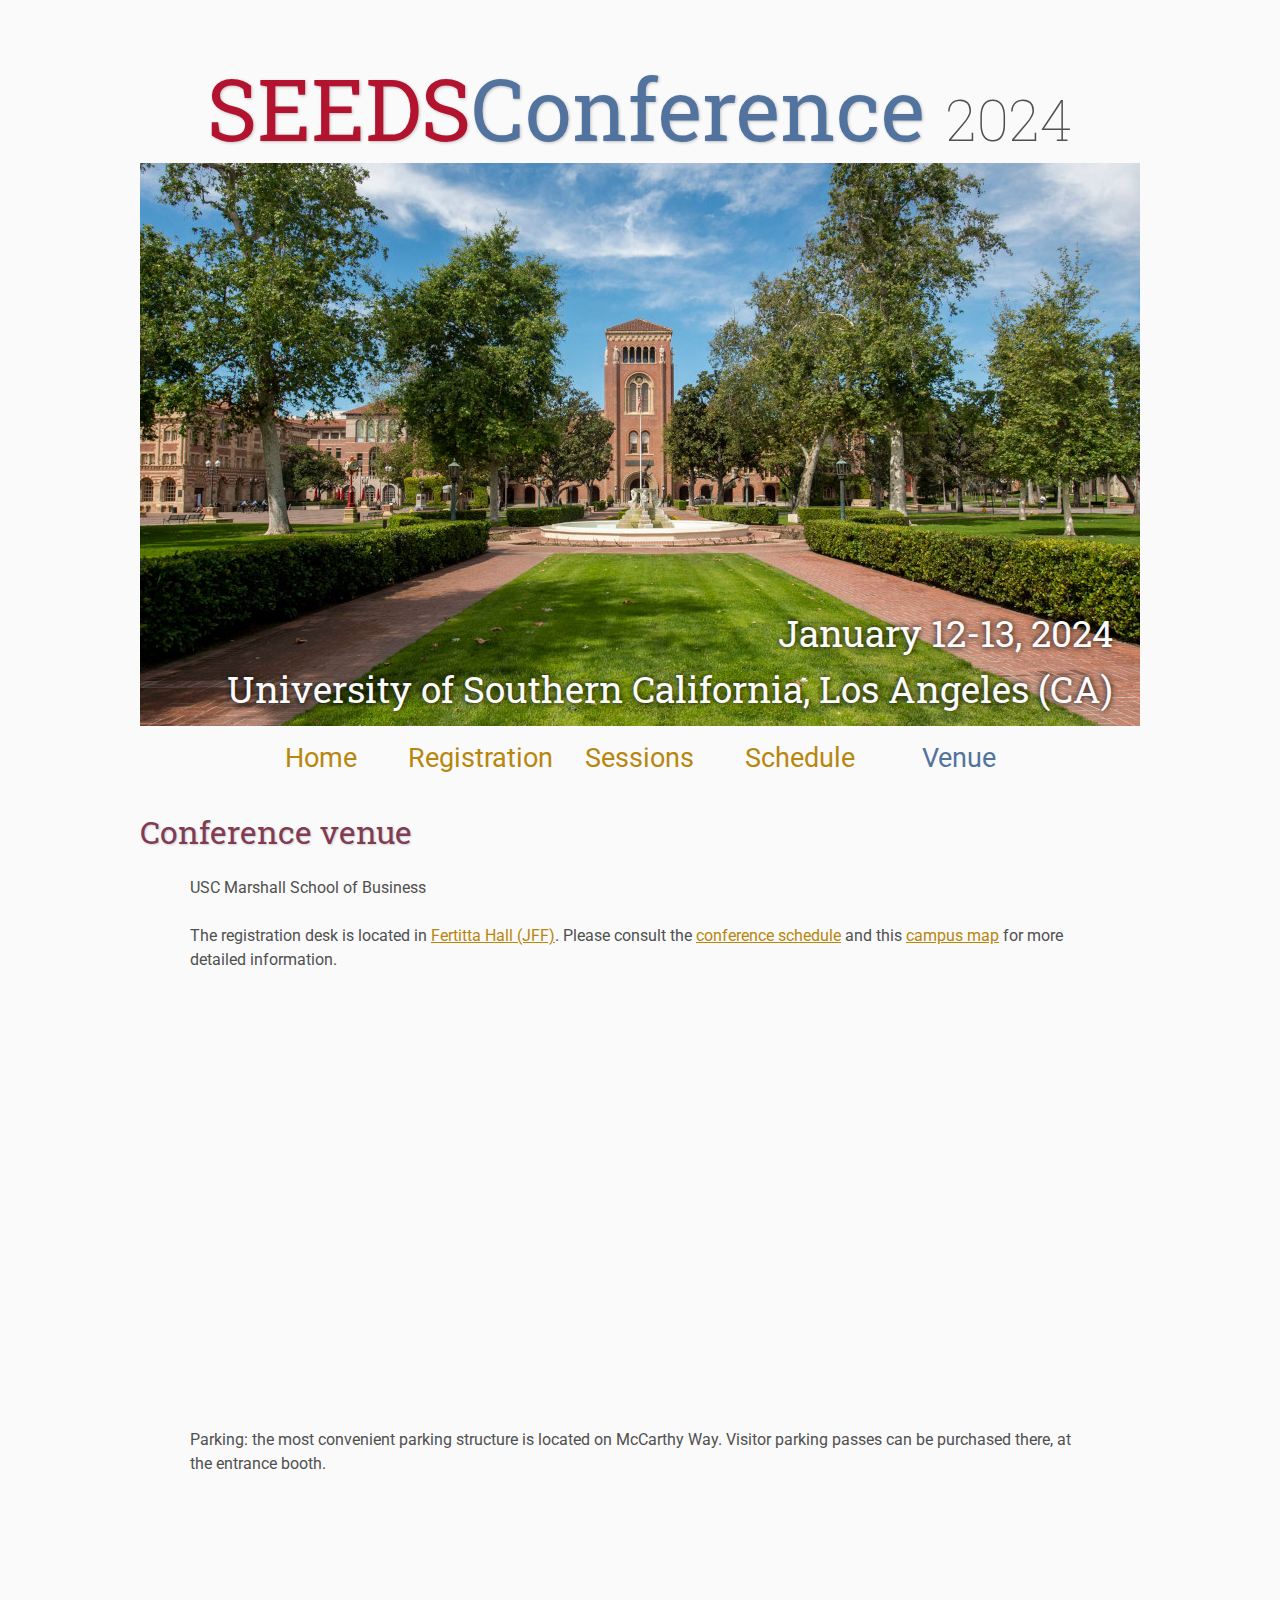
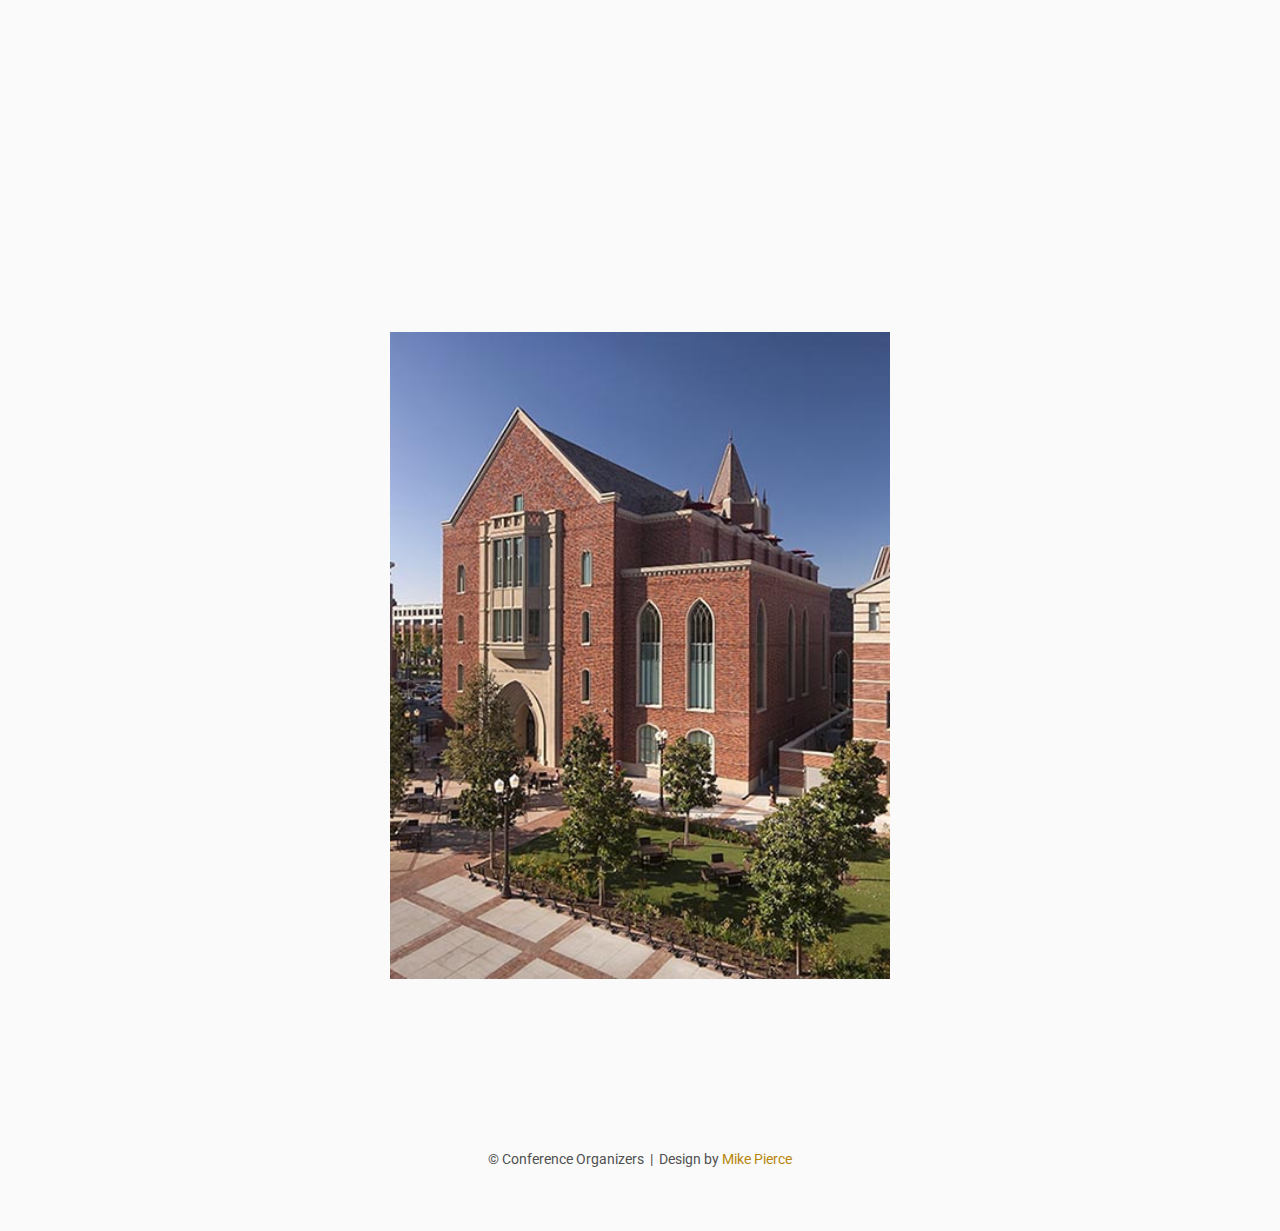
<file: venue/index.html>
<!DOCTYPE html>
<html lang='en'>

<head>
    <base href="..">
    <link rel="shortcut icon" type="image/png" href="assets/favicon.png"/>
    <link rel="stylesheet" type="text/css" media="all" href="assets/main.css"/>
    <meta name="description" content="SEEDS Conference">
    <meta name="resource-type" content="document">
    <meta name="distribution" content="global">
    <meta name="KeyWords" content="Conference">
    <title>Venue | SEEDS Conference</title>
</head>

<body>

    <div class="banner">
        <img src="assets/banner.jpg" alt="SEEDS Conference">
        <div class="top-left">
            <span class="title1">SEEDS</span><span class="title2">Conference</span> <span class="year">2024</span>
        </div>
        <div class="bottom-right">
            January 12-13, 2024 <br> University of Southern California, Los Angeles (CA)
        </div>
    </div>

    <table class="navigation">
        <tr>
            <td class="navigation">
                <a title="Conference Home Page" href=".">Home</a>
            </td>
            <td class="navigation">
                <a title="Register for the Conference" href="registration">Registration</a>
            </td>
            <td class="navigation">
                <a title="Sessions" href="sessions">Sessions</a>
            </td>
            <td class="navigation">
                <a title="Conference Schedule" href="schedule">Schedule</a> 
            </td>
            <td class="navigation">
                <a class="current" title="Conference venue" href="venue">Venue</a>
            </td>
        </tr>
    </table>


    <h2>Conference venue</h2>
    <p>

      USC Marshall School of Business<br>
      <br>

      The registration desk is located in        
      <a title="Fertitta Hall (JFF)" href="https://maps.usc.edu/?id=1928#!m/583477">Fertitta Hall (JFF)</a>.
      Please consult the <a title="conference schedule" href="schedule">conference schedule</a> and this       
      <a title="conference schedule" href="assets/campus-map.pdf">campus map</a> for more detailed information.
    

    </p>


    <iframe class="directions" src="https://www.google.com/maps/embed?pb=!1m18!1m12!1m3!1d637.5075501375868!2d-118.2831342665406!3d34.01873232667242!2m3!1f0!2f0!3f0!3m2!1i1024!2i768!4f13.1!3m3!1m2!1s0x80c2c7e222515c07%3A0xbe6d9024de87b950!2sFertitta%20Hall%20-%20JFF!5e0!3m2!1sen!2sus!4v1695832735214!5m2!1sen!2sus" width="600" height="450" style="border:0;" allowfullscreen="" loading="lazy" referrerpolicy="no-referrer-when-downgrade"></iframe>

    <p>
      Parking: the most convenient parking structure is located on McCarthy Way. Visitor parking passes can be purchased there, at the entrance booth.
    </p>
    <iframe class="directions" src="https://www.google.com/maps/embed?pb=!1m18!1m12!1m3!1d3212.7343386983457!2d-118.2839140185555!3d34.02143271641588!2m3!1f0!2f0!3f0!3m2!1i1024!2i768!4f13.1!3m3!1m2!1s0x80c2c7e17721daf1%3A0xde6745520a0d9f4d!2sUSCTransportation!5e0!3m2!1sen!2sus!4v1705015568689!5m2!1sen!2sus" width="600" height="450" style="border:0;" allowfullscreen="" loading="lazy" referrerpolicy="no-referrer-when-downgrade"></iframe>


    <img class="center" src="assets/building.jpg" alt="Building picture" id="building" style="width: 50%">

    <footer>
        &copy; Conference Organizers
        &nbsp;|&nbsp; Design by <a href="https://github.com/mikepierce">Mike Pierce</a>
    </footer>

</body>
</html>
</file>
<file: assets/main.css>
/* main.css */

/* These are the colors and fonts used throughout the webpage.
 * I've listed them here so that a user may easily
 * do a search-and-replace for these to change the site theme.
 *   'Roboto',sans-serif; Font for the title text
 *   'Roboto-Slab',serif; Font for the body text 
 *   #fafafa; Background color of the site
 *   #505050; Foreground (text) color of the site
 *   #52739e; Navy, "Template" in the logo, current page in navigation, special titles in the Program
 *   #b2132e; Reddish, "Conference" in the logo, hover color for links
 *   #813c54; Heading color, titles in the Program
 *   #b8860b; Dark Goldenrod, color for links
 */

@import url('https://fonts.googleapis.com/css?family=Roboto%7CRoboto+Slab');

*{
    border:0;
    font:inherit;
    font-size:1em;
    margin:0;
    padding:0;
    vertical-align:baseline;
}

body{
    background-color: #fafafa;
    background-size: cover;
    background-attachment: fixed;
    color: #505050; 
    text-align:left;
    font-family:'Roboto',sans-serif;
    font-size:1em;
    line-height:1.5em;
    margin: 60px auto;
    width: 1000px;
}

a{color: #b8860b; text-decoration:none;}
a.current{color: #52739e;}
a.current:hover{color: #e82945;}
a:hover{color: #b2132e;}
a:active{color: #e82945;}
h1,h2,h3,h4{clear:left; color: #813c54; margin:1.5em 0em 1em 0em; font-family:'Roboto Slab',serif; text-shadow: 1px 1px 2px #d0d0d0;}
h1{font-size:2.67em;}
h2{font-size:2.00em;}
h3{font-size:1.67em;}
h4{font-size:1.33em;}
p{list-style:none; margin:24px auto 24px auto; padding:0px; width:900px; text-align:left;}
li a, p a {text-decoration:underline; text-decoration-color:#b8860b;}
ul{list-style:none; margin:24px auto 24px auto; padding:0px; width:800px; text-align:left;}
ul li{list-style:none; margin:0px auto 0px auto; padding:0px; text-align:left;}
i,em{font-style:italic;}
b,strong{font-weight:bold;}
sup{
    vertical-align: super;
    font-size: 0.8em;
    line-height: 0;
}
sub{
    vertical-align: sub;
    font-size: 0.8em;
    line-height: 0;
}
table{
    width: 1000px;
    margin: 12px auto 24px auto;
    float: center;
    /* UNCOMMENT THIS FOR DEBUGGING THE ALIGNMENT */
    /*border: 1px solid black;*/
}
th,td{
    text-align: left;
    /* UNCOMMENT THIS FOR DEBUGGING THE ALIGNMENT */
    /*border: 1px solid black;*/
}

/* Website Banner */
.banner {position: relative; font-family:'Roboto Slab',serif;}
.top-left {font-size:5.33em; color: #505050; background: #fafafa; text-align: center; width: 1000px; height: 67px; position: absolute; padding: 36px 0 0 0; top: 0px;}
.bottom-right {font-size:2.33em; color: #fafafa; line-height: 1.5em; width: auto; height: 100px; padding: 0px 27px 27px 0px; text-align: right; position: absolute; bottom: 0px; right: 0px; text-shadow: 0px 0px 6px #000000;}

/* Conference Title Logo */
.title1{color: #b2132e; text-shadow: 1px 1px 3px #c0c0c0;} 
.title2{color: #52739e; text-shadow: 1px 1px 3px #c0c0c0;}
.year{color: #505050; font-size:0.67em; font-weight: lighter;}

/* Navigation Links (Home, Registration, etc) */
table.navigation{width:800px;}
td.navigation{font-size:1.67em; white-space:nowrap; width:20%; text-align:center; vertical-align:middle; padding:0px 0px 0px 0px;}

/* Sponsor Images */
table.sponsors{width:800px;}
td.sponsor{white-space:nowrap; width:33%; text-align:center; vertical-align:middle; padding:0px 0px 0px 0px;}
td.sponsor img{width: 100%}

/* The Table on the Program Page */
td.room{padding: 4px 12px 4px 4px; width: 90%; vertical-align:bottom; font-size:1.67em; color: #52739e; height:32px;}
td.date{white-space:nowrap; width:130px; text-align:right; vertical-align:top; padding:4px 16px 0px 0px;}
td.title{padding: 4px 12px 4px 4px; width: 90%; vertical-align:top; font-size:1.5em; color: #813c54; height:32px; font-family:'Roboto Slab',serif; text-shadow: 1px 1px 2px #d0d0d0; }
td.title-special{padding: 4px 12px 4px 4px; width: 90%; vertical-align:top; font-size:1.67em; color: #52739e; height:32px; font-family:'Roboto Slab',serif; text-shadow: 1px 1px 2px #d0d0d0;}
td.speaker{padding: 4px 12px 4px 4px; font-style: italic; font-size:1em; max-height:999999px}
td.abstract{padding: 4px 12px 12px 4px; font-size:1em; max-height:999999px}
td.abstract img{display: block; margin: 4px auto 8px auto}
table.plenary{padding-top: 8px; background: #ffffff;}

/* Registration and Directions iframes and Images */
iframe.registration{display:block; margin:1em auto 2em auto; width:700px; height:1400px; border:none;}
iframe.directions{display:block; margin:1em auto 2em auto; width:800px; height:400px; border:none;}
img.center{display:block; width:67%; margin:1em auto 2em auto;}

/* Flyer Images */
table.flyers{width:800px;}
td.flyer{white-space:nowrap; width:50%; text-align:center; vertical-align:middle; padding:0px 0px 0px 0px;}
td.sponsor img{width: 100%}

footer{font-size:0.875em; margin-top:12em; text-align:center;}

/* My hacky way of making the site mobile-friendly */
@media only screen and (max-width: 1100px) {
    h2{font-size:3.00em;}
    p{font-size:1.5em; line-height:1.5em;}
    th,td,tr{font-size:1.5em; line-height:1.5em;}
    td.date{font-size:1em; padding-top:0.5em;}
    td.navigation{font-size:1.5em; padding:0px 20px 0px 20px;}
    table.footer{font-size:0.33em;}
}
</file>
